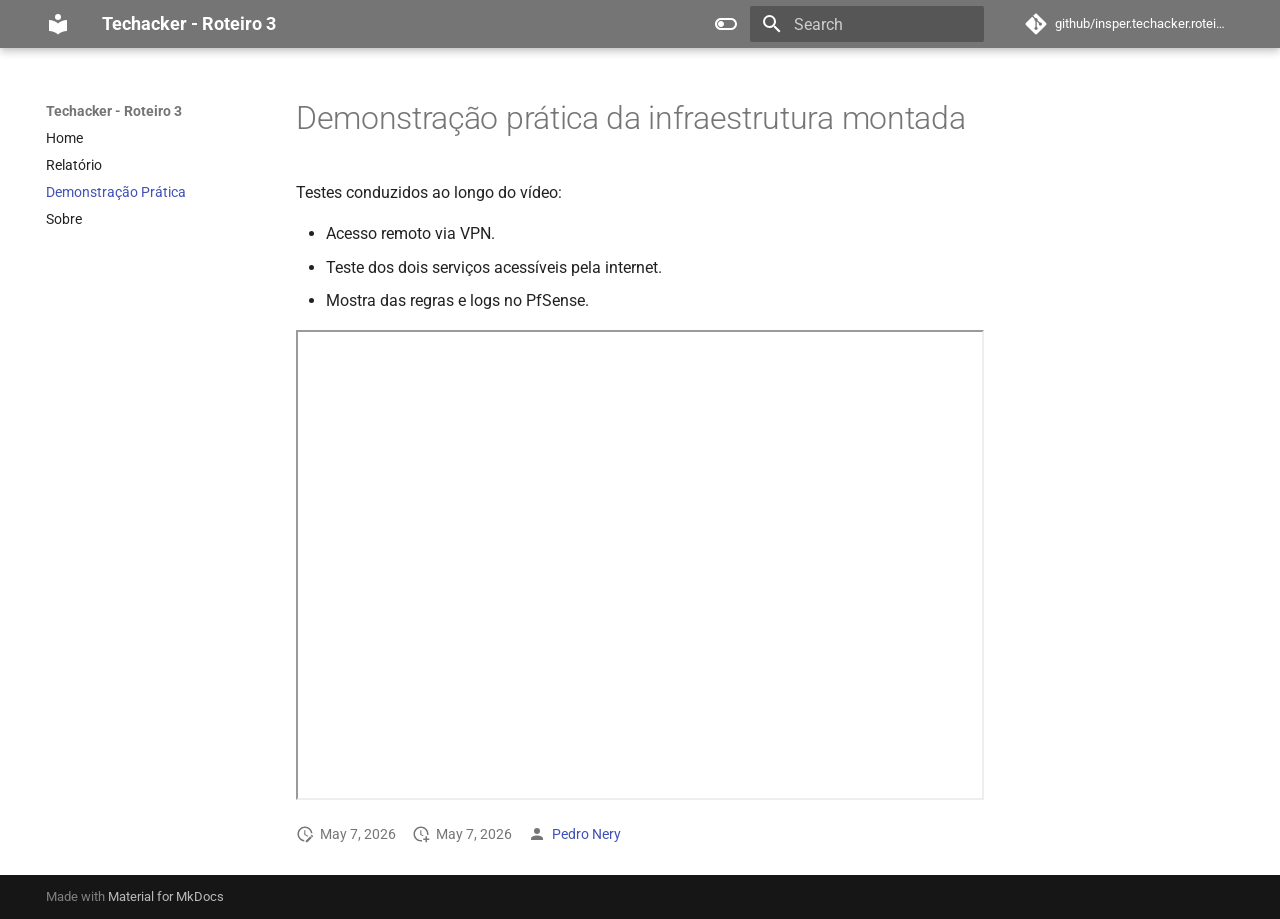
<file: demonstracao/index.html>
<!DOCTYPE html><html lang=en class=no-js><head><meta charset=utf-8><meta name=viewport content="width=device-width,initial-scale=1"><meta name=author content="Marcelo Poltronieri, Pedro Nery, Raymond Lisbona"><link href=https://pedronery07.github.io/insper.techacker.roteiro3/demonstracao/ rel=canonical><link href=../relatorio/ rel=prev><link href=../sobre/ rel=next><link rel=icon href=../assets/images/favicon.png><meta name=generator content="mkdocs-1.6.1, mkdocs-material-9.7.6"><title>Demonstração Prática - Techacker - Roteiro 3</title><link rel=stylesheet href=../assets/stylesheets/main.484c7ddc.min.css><link rel=stylesheet href=../assets/stylesheets/palette.ab4e12ef.min.css><style>:root{--md-admonition-icon--note:url('data:image/svg+xml;charset=utf-8,%3Csvg%20xmlns%3D%22http%3A//www.w3.org/2000/svg%22%20viewBox%3D%220%200%20448%20512%22%3E%3C%21--%21%20Font%20Awesome%20Free%207.1.0%20by%20%40fontawesome%20-%20https%3A//fontawesome.com%20License%20-%20https%3A//fontawesome.com/license/free%20%28Icons%3A%20CC%20BY%204.0%2C%20Fonts%3A%20SIL%20OFL%201.1%2C%20Code%3A%20MIT%20License%29%20Copyright%202025%20Fonticons%2C%20Inc.--%3E%3Cpath%20d%3D%22M64%20480c-35.3%200-64-28.7-64-64V96c0-35.3%2028.7-64%2064-64h320c35.3%200%2064%2028.7%2064%2064v213.5c0%2017-6.7%2033.3-18.7%2045.3L322.7%20461.3c-12%2012-28.3%2018.7-45.3%2018.7zm325.5-176H296c-13.3%200-24%2010.7-24%2024v93.5z%22/%3E%3C/svg%3E');--md-admonition-icon--abstract:url('data:image/svg+xml;charset=utf-8,%3Csvg%20xmlns%3D%22http%3A//www.w3.org/2000/svg%22%20viewBox%3D%220%200%20448%20512%22%3E%3C%21--%21%20Font%20Awesome%20Free%207.1.0%20by%20%40fontawesome%20-%20https%3A//fontawesome.com%20License%20-%20https%3A//fontawesome.com/license/free%20%28Icons%3A%20CC%20BY%204.0%2C%20Fonts%3A%20SIL%20OFL%201.1%2C%20Code%3A%20MIT%20License%29%20Copyright%202025%20Fonticons%2C%20Inc.--%3E%3Cpath%20d%3D%22M384%20512H96c-53%200-96-43-96-96V96C0%2043%2043%200%2096%200h304c26.5%200%2048%2021.5%2048%2048v288c0%2020.9-13.4%2038.7-32%2045.3V448c17.7%200%2032%2014.3%2032%2032s-14.3%2032-32%2032zM96%20384c-17.7%200-32%2014.3-32%2032s14.3%2032%2032%2032h256v-64zm32-232c0%2013.3%2010.7%2024%2024%2024h176c13.3%200%2024-10.7%2024-24s-10.7-24-24-24H152c-13.3%200-24%2010.7-24%2024m24%2072c-13.3%200-24%2010.7-24%2024s10.7%2024%2024%2024h176c13.3%200%2024-10.7%2024-24s-10.7-24-24-24z%22/%3E%3C/svg%3E');--md-admonition-icon--info:url('data:image/svg+xml;charset=utf-8,%3Csvg%20xmlns%3D%22http%3A//www.w3.org/2000/svg%22%20viewBox%3D%220%200%20512%20512%22%3E%3C%21--%21%20Font%20Awesome%20Free%207.1.0%20by%20%40fontawesome%20-%20https%3A//fontawesome.com%20License%20-%20https%3A//fontawesome.com/license/free%20%28Icons%3A%20CC%20BY%204.0%2C%20Fonts%3A%20SIL%20OFL%201.1%2C%20Code%3A%20MIT%20License%29%20Copyright%202025%20Fonticons%2C%20Inc.--%3E%3Cpath%20d%3D%22M256%20512a256%20256%200%201%200%200-512%20256%20256%200%201%200%200%20512m-32-352a32%2032%200%201%201%2064%200%2032%2032%200%201%201-64%200m-8%2064h48c13.3%200%2024%2010.7%2024%2024v88h8c13.3%200%2024%2010.7%2024%2024s-10.7%2024-24%2024h-80c-13.3%200-24-10.7-24-24s10.7-24%2024-24h24v-64h-24c-13.3%200-24-10.7-24-24s10.7-24%2024-24%22/%3E%3C/svg%3E');--md-admonition-icon--tip:url('data:image/svg+xml;charset=utf-8,%3Csvg%20xmlns%3D%22http%3A//www.w3.org/2000/svg%22%20viewBox%3D%220%200%20512%20512%22%3E%3C%21--%21%20Font%20Awesome%20Free%207.1.0%20by%20%40fontawesome%20-%20https%3A//fontawesome.com%20License%20-%20https%3A//fontawesome.com/license/free%20%28Icons%3A%20CC%20BY%204.0%2C%20Fonts%3A%20SIL%20OFL%201.1%2C%20Code%3A%20MIT%20License%29%20Copyright%202025%20Fonticons%2C%20Inc.--%3E%3Cpath%20d%3D%22M461.2%2018.9C472.7%2024%20480%2035.4%20480%2048v416c0%2012.6-7.3%2024-18.8%2029.1s-24.8%203.2-34.3-5.1l-46.6-40.7c-43.6-38.1-98.7-60.3-156.4-63V480c0%2017.7-14.3%2032-32%2032h-32c-17.7%200-32-14.3-32-32v-96C57.3%20384%200%20326.7%200%20256s57.3-128%20128-128h84.5c61.8-.2%20121.4-22.7%20167.9-63.3L427%2024c9.4-8.3%2022.9-10.2%2034.3-5.1zM224%20320v.2c70.3%202.7%20137.8%2028.5%20192%2073.4V118.3c-54.2%2044.9-121.7%2070.7-192%2073.4z%22/%3E%3C/svg%3E');--md-admonition-icon--success:url('data:image/svg+xml;charset=utf-8,%3Csvg%20xmlns%3D%22http%3A//www.w3.org/2000/svg%22%20viewBox%3D%220%200%20448%20512%22%3E%3C%21--%21%20Font%20Awesome%20Free%207.1.0%20by%20%40fontawesome%20-%20https%3A//fontawesome.com%20License%20-%20https%3A//fontawesome.com/license/free%20%28Icons%3A%20CC%20BY%204.0%2C%20Fonts%3A%20SIL%20OFL%201.1%2C%20Code%3A%20MIT%20License%29%20Copyright%202025%20Fonticons%2C%20Inc.--%3E%3Cpath%20d%3D%22M434.8%2070.1c14.3%2010.4%2017.5%2030.4%207.1%2044.7l-256%20352c-5.5%207.6-14%2012.3-23.4%2013.1s-18.5-2.7-25.1-9.3l-128-128c-12.5-12.5-12.5-32.8%200-45.3s32.8-12.5%2045.3%200l101.5%20101.5%20234-321.7c10.4-14.3%2030.4-17.5%2044.7-7.1z%22/%3E%3C/svg%3E');--md-admonition-icon--question:url('data:image/svg+xml;charset=utf-8,%3Csvg%20xmlns%3D%22http%3A//www.w3.org/2000/svg%22%20viewBox%3D%220%200%20512%20512%22%3E%3C%21--%21%20Font%20Awesome%20Free%207.1.0%20by%20%40fontawesome%20-%20https%3A//fontawesome.com%20License%20-%20https%3A//fontawesome.com/license/free%20%28Icons%3A%20CC%20BY%204.0%2C%20Fonts%3A%20SIL%20OFL%201.1%2C%20Code%3A%20MIT%20License%29%20Copyright%202025%20Fonticons%2C%20Inc.--%3E%3Cpath%20d%3D%22M256%20512a256%20256%200%201%200%200-512%20256%20256%200%201%200%200%20512m0-336c-17.7%200-32%2014.3-32%2032%200%2013.3-10.7%2024-24%2024s-24-10.7-24-24c0-44.2%2035.8-80%2080-80s80%2035.8%2080%2080c0%2047.2-36%2067.2-56%2074.5v3.8c0%2013.3-10.7%2024-24%2024s-24-10.7-24-24v-8.1c0-20.5%2014.8-35.2%2030.1-40.2%206.4-2.1%2013.2-5.5%2018.2-10.3%204.3-4.2%207.7-10%207.7-19.6%200-17.7-14.3-32-32-32zm-32%20192a32%2032%200%201%201%2064%200%2032%2032%200%201%201-64%200%22/%3E%3C/svg%3E');--md-admonition-icon--warning:url('data:image/svg+xml;charset=utf-8,%3Csvg%20xmlns%3D%22http%3A//www.w3.org/2000/svg%22%20viewBox%3D%220%200%20512%20512%22%3E%3C%21--%21%20Font%20Awesome%20Free%207.1.0%20by%20%40fontawesome%20-%20https%3A//fontawesome.com%20License%20-%20https%3A//fontawesome.com/license/free%20%28Icons%3A%20CC%20BY%204.0%2C%20Fonts%3A%20SIL%20OFL%201.1%2C%20Code%3A%20MIT%20License%29%20Copyright%202025%20Fonticons%2C%20Inc.--%3E%3Cpath%20d%3D%22M256%200c14.7%200%2028.2%208.1%2035.2%2021l216%20400c6.7%2012.4%206.4%2027.4-.8%2039.5S486.1%20480%20472%20480H40c-14.1%200-27.2-7.4-34.4-19.5s-7.5-27.1-.8-39.5l216-400c7-12.9%2020.5-21%2035.2-21m0%20352a32%2032%200%201%200%200%2064%2032%2032%200%201%200%200-64m0-192c-18.2%200-32.7%2015.5-31.4%2033.7l7.4%20104c.9%2012.5%2011.4%2022.3%2023.9%2022.3%2012.6%200%2023-9.7%2023.9-22.3l7.4-104c1.3-18.2-13.1-33.7-31.4-33.7z%22/%3E%3C/svg%3E');--md-admonition-icon--failure:url('data:image/svg+xml;charset=utf-8,%3Csvg%20xmlns%3D%22http%3A//www.w3.org/2000/svg%22%20viewBox%3D%220%200%20576%20512%22%3E%3C%21--%21%20Font%20Awesome%20Free%207.1.0%20by%20%40fontawesome%20-%20https%3A//fontawesome.com%20License%20-%20https%3A//fontawesome.com/license/free%20%28Icons%3A%20CC%20BY%204.0%2C%20Fonts%3A%20SIL%20OFL%201.1%2C%20Code%3A%20MIT%20License%29%20Copyright%202025%20Fonticons%2C%20Inc.--%3E%3Cpath%20d%3D%22M480-16c6.9%200%2013%204.4%2015.2%2010.9l13.5%2040.4%2040.4%2013.5C555.6%2051%20560%2057.1%20560%2064s-4.4%2013-10.9%2015.2l-40.4%2013.5-13.5%2040.4c-2.2%206.5-8.3%2010.9-15.2%2010.9s-13-4.4-15.2-10.9l-13.5-40.4-40.4-13.5C404.4%2077%20400%2070.9%20400%2064s4.4-13%2010.9-15.2l40.4-13.5%2013.5-40.4C467-11.6%20473.1-16%20480-16M321.4%2097.4c12.5-12.5%2032.8-12.5%2045.3%200l80%2080c12.5%2012.5%2012.5%2032.8%200%2045.3l-10.9%2010.9c7.9%2022%2012.2%2045.7%2012.2%2070.5%200%20114.9-93.1%20208-208%20208S32%20418.9%2032%20304%20125.1%2096%20240%2096c24.7%200%2048.5%204.3%2070.5%2012.3zM144%20304c0-53%2043-96%2096-96%2013.3%200%2024-10.7%2024-24s-10.7-24-24-24c-79.5%200-144%2064.5-144%20144%200%2013.3%2010.7%2024%2024%2024s24-10.7%2024-24%22/%3E%3C/svg%3E');--md-admonition-icon--danger:url('data:image/svg+xml;charset=utf-8,%3Csvg%20xmlns%3D%22http%3A//www.w3.org/2000/svg%22%20viewBox%3D%220%200%20512%20512%22%3E%3C%21--%21%20Font%20Awesome%20Free%207.1.0%20by%20%40fontawesome%20-%20https%3A//fontawesome.com%20License%20-%20https%3A//fontawesome.com/license/free%20%28Icons%3A%20CC%20BY%204.0%2C%20Fonts%3A%20SIL%20OFL%201.1%2C%20Code%3A%20MIT%20License%29%20Copyright%202025%20Fonticons%2C%20Inc.--%3E%3Cpath%20d%3D%22M416%20427.4c58.5-44%2096-111.6%2096-187.4C512%20107.5%20397.4%200%20256%200S0%20107.5%200%20240c0%2075.8%2037.5%20143.4%2096%20187.4V464c0%2026.5%2021.5%2048%2048%2048h32v-40c0-13.3%2010.7-24%2024-24s24%2010.7%2024%2024v40h64v-40c0-13.3%2010.7-24%2024-24s24%2010.7%2024%2024v40h32c26.5%200%2048-21.5%2048-48zM96%20256a64%2064%200%201%201%20128%200%2064%2064%200%201%201-128%200m256-64a64%2064%200%201%201%200%20128%2064%2064%200%201%201%200-128%22/%3E%3C/svg%3E');--md-admonition-icon--bug:url('data:image/svg+xml;charset=utf-8,%3Csvg%20xmlns%3D%22http%3A//www.w3.org/2000/svg%22%20viewBox%3D%220%200%20640%20512%22%3E%3C%21--%21%20Font%20Awesome%20Free%207.1.0%20by%20%40fontawesome%20-%20https%3A//fontawesome.com%20License%20-%20https%3A//fontawesome.com/license/free%20%28Icons%3A%20CC%20BY%204.0%2C%20Fonts%3A%20SIL%20OFL%201.1%2C%20Code%3A%20MIT%20License%29%20Copyright%202025%20Fonticons%2C%20Inc.--%3E%3Cpath%20d%3D%22M352%200c0-17.7-14.3-32-32-32s-32%2014.3-32%2032v64h-96c-53%200-96%2043-96%2096v224c0%2053%2043%2096%2096%2096h256c53%200%2096-43%2096-96V160c0-53-43-96-96-96h-96zM160%20368c0-13.3%2010.7-24%2024-24h32c13.3%200%2024%2010.7%2024%2024s-10.7%2024-24%2024h-32c-13.3%200-24-10.7-24-24m120%200c0-13.3%2010.7-24%2024-24h32c13.3%200%2024%2010.7%2024%2024s-10.7%2024-24%2024h-32c-13.3%200-24-10.7-24-24m120%200c0-13.3%2010.7-24%2024-24h32c13.3%200%2024%2010.7%2024%2024s-10.7%2024-24%2024h-32c-13.3%200-24-10.7-24-24M224%20176a48%2048%200%201%201%200%2096%2048%2048%200%201%201%200-96m144%2048a48%2048%200%201%201%2096%200%2048%2048%200%201%201-96%200m-304%200c0-17.7-14.3-32-32-32S0%20206.3%200%20224v96c0%2017.7%2014.3%2032%2032%2032s32-14.3%2032-32zm544-32c-17.7%200-32%2014.3-32%2032v96c0%2017.7%2014.3%2032%2032%2032s32-14.3%2032-32v-96c0-17.7-14.3-32-32-32%22/%3E%3C/svg%3E');--md-admonition-icon--example:url('data:image/svg+xml;charset=utf-8,%3Csvg%20xmlns%3D%22http%3A//www.w3.org/2000/svg%22%20viewBox%3D%220%200%20448%20512%22%3E%3C%21--%21%20Font%20Awesome%20Free%207.1.0%20by%20%40fontawesome%20-%20https%3A//fontawesome.com%20License%20-%20https%3A//fontawesome.com/license/free%20%28Icons%3A%20CC%20BY%204.0%2C%20Fonts%3A%20SIL%20OFL%201.1%2C%20Code%3A%20MIT%20License%29%20Copyright%202025%20Fonticons%2C%20Inc.--%3E%3Cpath%20d%3D%22M288%200H128c-17.7%200-32%2014.3-32%2032s14.3%2032%2032%2032v151.5L7.5%20426.3C2.6%20435%200%20444.7%200%20454.7%200%20486.4%2025.6%20512%2057.3%20512h333.4c31.6%200%2057.3-25.6%2057.3-57.3%200-10-2.6-19.8-7.5-28.4L320%20215.5V64c17.7%200%2032-14.3%2032-32S337.7%200%20320%200zm-96%20215.5V64h64v151.5c0%2011.1%202.9%2022.1%208.4%2031.8L306%20320H142l41.6-72.7c5.5-9.7%208.4-20.6%208.4-31.8%22/%3E%3C/svg%3E');--md-admonition-icon--quote:url('data:image/svg+xml;charset=utf-8,%3Csvg%20xmlns%3D%22http%3A//www.w3.org/2000/svg%22%20viewBox%3D%220%200%20448%20512%22%3E%3C%21--%21%20Font%20Awesome%20Free%207.1.0%20by%20%40fontawesome%20-%20https%3A//fontawesome.com%20License%20-%20https%3A//fontawesome.com/license/free%20%28Icons%3A%20CC%20BY%204.0%2C%20Fonts%3A%20SIL%20OFL%201.1%2C%20Code%3A%20MIT%20License%29%20Copyright%202025%20Fonticons%2C%20Inc.--%3E%3Cpath%20d%3D%22M0%20216C0%20149.7%2053.7%2096%20120%2096h8c17.7%200%2032%2014.3%2032%2032s-14.3%2032-32%2032h-8c-30.9%200-56%2025.1-56%2056v8h64c35.3%200%2064%2028.7%2064%2064v64c0%2035.3-28.7%2064-64%2064H64c-35.3%200-64-28.7-64-64zm256%200c0-66.3%2053.7-120%20120-120h8c17.7%200%2032%2014.3%2032%2032s-14.3%2032-32%2032h-8c-30.9%200-56%2025.1-56%2056v8h64c35.3%200%2064%2028.7%2064%2064v64c0%2035.3-28.7%2064-64%2064h-64c-35.3%200-64-28.7-64-64z%22/%3E%3C/svg%3E');}</style><link rel=preconnect href=https://fonts.gstatic.com crossorigin><link rel=stylesheet href="https://fonts.googleapis.com/css?family=Roboto:300,300i,400,400i,700,700i%7CRoboto+Mono:400,400i,700,700i&display=fallback"><style>:root{--md-text-font:"Roboto";--md-code-font:"Roboto Mono"}</style><link rel=stylesheet href=../assets/_markdown_exec_pyodide.css><link rel=stylesheet href=../assets/_markdown_exec_ansi.css><link rel=stylesheet href=../stylesheets/extra.css><link rel=stylesheet href=../assets/stylesheets/badge.css><link rel=stylesheet href=../termynal.css><script>__md_scope=new URL("..",location),__md_hash=e=>[...e].reduce(((e,_)=>(e<<5)-e+_.charCodeAt(0)),0),__md_get=(e,_=localStorage,t=__md_scope)=>JSON.parse(_.getItem(t.pathname+"."+e)),__md_set=(e,_,t=localStorage,a=__md_scope)=>{try{t.setItem(a.pathname+"."+e,JSON.stringify(_))}catch(e){}}</script><link href=../assets/stylesheets/glightbox.min.css rel=stylesheet><script src=../assets/javascripts/glightbox.min.js></script><style id=glightbox-style>
            html.glightbox-open { overflow: initial; height: 100%; }
            .gslide-title { margin-top: 0px; user-select: text; }
            .gslide-desc { color: #666; user-select: text; }
            .gslide-image img { background: white; }
            .gscrollbar-fixer { padding-right: 15px; }
            .gdesc-inner { font-size: 0.75rem; }
            body[data-md-color-scheme="slate"] .gdesc-inner { background: var(--md-default-bg-color); }
            body[data-md-color-scheme="slate"] .gslide-title { color: var(--md-default-fg-color); }
            body[data-md-color-scheme="slate"] .gslide-desc { color: var(--md-default-fg-color); }
        </style></head> <body dir=ltr data-md-color-scheme=default data-md-color-primary=grey data-md-color-accent=indigo> <input class=md-toggle data-md-toggle=drawer type=checkbox id=__drawer autocomplete=off> <input class=md-toggle data-md-toggle=search type=checkbox id=__search autocomplete=off> <label class=md-overlay for=__drawer></label> <div data-md-component=skip> <a href=#demonstracao-pratica-da-infraestrutura-montada class=md-skip> Skip to content </a> </div> <div data-md-component=announce> </div> <header class="md-header md-header--shadow" data-md-component=header> <nav class="md-header__inner md-grid" aria-label=Header> <a href=.. title="Techacker - Roteiro 3" class="md-header__button md-logo" aria-label="Techacker - Roteiro 3" data-md-component=logo> <svg xmlns=http://www.w3.org/2000/svg viewbox="0 0 24 24"><path d="M12 8a3 3 0 0 0 3-3 3 3 0 0 0-3-3 3 3 0 0 0-3 3 3 3 0 0 0 3 3m0 3.54C9.64 9.35 6.5 8 3 8v11c3.5 0 6.64 1.35 9 3.54 2.36-2.19 5.5-3.54 9-3.54V8c-3.5 0-6.64 1.35-9 3.54"></path></svg> </a> <label class="md-header__button md-icon" for=__drawer> <svg xmlns=http://www.w3.org/2000/svg viewbox="0 0 24 24"><path d="M3 6h18v2H3zm0 5h18v2H3zm0 5h18v2H3z"></path></svg> </label> <div class=md-header__title data-md-component=header-title> <div class=md-header__ellipsis> <div class=md-header__topic> <span class=md-ellipsis> Techacker - Roteiro 3 </span> </div> <div class=md-header__topic data-md-component=header-topic> <span class=md-ellipsis> Demonstração Prática </span> </div> </div> </div> <form class=md-header__option data-md-component=palette> <input class=md-option data-md-color-media data-md-color-scheme=default data-md-color-primary=grey data-md-color-accent=indigo aria-label="Switch to dark mode" type=radio name=__palette id=__palette_0> <label class="md-header__button md-icon" title="Switch to dark mode" for=__palette_1 hidden> <svg xmlns=http://www.w3.org/2000/svg viewbox="0 0 24 24"><path d="M17 6H7c-3.31 0-6 2.69-6 6s2.69 6 6 6h10c3.31 0 6-2.69 6-6s-2.69-6-6-6m0 10H7c-2.21 0-4-1.79-4-4s1.79-4 4-4h10c2.21 0 4 1.79 4 4s-1.79 4-4 4M7 9c-1.66 0-3 1.34-3 3s1.34 3 3 3 3-1.34 3-3-1.34-3-3-3"></path></svg> </label> <input class=md-option data-md-color-media=(prefers-color-scheme) data-md-color-scheme=default data-md-color-primary=grey data-md-color-accent=indigo aria-label="Switch to light mode" type=radio name=__palette id=__palette_1> <label class="md-header__button md-icon" title="Switch to light mode" for=__palette_2 hidden> <svg xmlns=http://www.w3.org/2000/svg viewbox="0 0 24 24"><path d="M17 7H7a5 5 0 0 0-5 5 5 5 0 0 0 5 5h10a5 5 0 0 0 5-5 5 5 0 0 0-5-5m0 8a3 3 0 0 1-3-3 3 3 0 0 1 3-3 3 3 0 0 1 3 3 3 3 0 0 1-3 3"></path></svg> </label> <input class=md-option data-md-color-media="(prefers-color-scheme: light)" data-md-color-scheme=default data-md-color-primary=grey data-md-color-accent=indigo aria-label="Switch to dark mode" type=radio name=__palette id=__palette_2> <label class="md-header__button md-icon" title="Switch to dark mode" for=__palette_3 hidden> <svg xmlns=http://www.w3.org/2000/svg viewbox="0 0 24 24"><path d="M17 6H7c-3.31 0-6 2.69-6 6s2.69 6 6 6h10c3.31 0 6-2.69 6-6s-2.69-6-6-6m0 10H7c-2.21 0-4-1.79-4-4s1.79-4 4-4h10c2.21 0 4 1.79 4 4s-1.79 4-4 4M7 9c-1.66 0-3 1.34-3 3s1.34 3 3 3 3-1.34 3-3-1.34-3-3-3"></path></svg> </label> <input class=md-option data-md-color-media="(prefers-color-scheme: dark)" data-md-color-scheme=slate data-md-color-primary=grey data-md-color-accent=indigo aria-label="Switch to system preference" type=radio name=__palette id=__palette_3> <label class="md-header__button md-icon" title="Switch to system preference" for=__palette_0 hidden> <svg xmlns=http://www.w3.org/2000/svg viewbox="0 0 24 24"><path d="M17 7H7a5 5 0 0 0-5 5 5 5 0 0 0 5 5h10a5 5 0 0 0 5-5 5 5 0 0 0-5-5m0 8a3 3 0 0 1-3-3 3 3 0 0 1 3-3 3 3 0 0 1 3 3 3 3 0 0 1-3 3"></path></svg> </label> </form> <script>var palette=__md_get("__palette");if(palette&&palette.color){if("(prefers-color-scheme)"===palette.color.media){var media=matchMedia("(prefers-color-scheme: light)"),input=document.querySelector(media.matches?"[data-md-color-media='(prefers-color-scheme: light)']":"[data-md-color-media='(prefers-color-scheme: dark)']");palette.color.media=input.getAttribute("data-md-color-media"),palette.color.scheme=input.getAttribute("data-md-color-scheme"),palette.color.primary=input.getAttribute("data-md-color-primary"),palette.color.accent=input.getAttribute("data-md-color-accent")}for(var[key,value]of Object.entries(palette.color))document.body.setAttribute("data-md-color-"+key,value)}</script> <label class="md-header__button md-icon" for=__search> <svg xmlns=http://www.w3.org/2000/svg viewbox="0 0 24 24"><path d="M9.5 3A6.5 6.5 0 0 1 16 9.5c0 1.61-.59 3.09-1.56 4.23l.27.27h.79l5 5-1.5 1.5-5-5v-.79l-.27-.27A6.52 6.52 0 0 1 9.5 16 6.5 6.5 0 0 1 3 9.5 6.5 6.5 0 0 1 9.5 3m0 2C7 5 5 7 5 9.5S7 14 9.5 14 14 12 14 9.5 12 5 9.5 5"></path></svg> </label> <div class=md-search data-md-component=search role=dialog> <label class=md-search__overlay for=__search></label> <div class=md-search__inner role=search> <form class=md-search__form name=search> <input type=text class=md-search__input name=query aria-label=Search placeholder=Search autocapitalize=off autocorrect=off autocomplete=off spellcheck=false data-md-component=search-query required> <label class="md-search__icon md-icon" for=__search> <svg xmlns=http://www.w3.org/2000/svg viewbox="0 0 24 24"><path d="M9.5 3A6.5 6.5 0 0 1 16 9.5c0 1.61-.59 3.09-1.56 4.23l.27.27h.79l5 5-1.5 1.5-5-5v-.79l-.27-.27A6.52 6.52 0 0 1 9.5 16 6.5 6.5 0 0 1 3 9.5 6.5 6.5 0 0 1 9.5 3m0 2C7 5 5 7 5 9.5S7 14 9.5 14 14 12 14 9.5 12 5 9.5 5"></path></svg> <svg xmlns=http://www.w3.org/2000/svg viewbox="0 0 24 24"><path d="M20 11v2H8l5.5 5.5-1.42 1.42L4.16 12l7.92-7.92L13.5 5.5 8 11z"></path></svg> </label> <nav class=md-search__options aria-label=Search> <button type=reset class="md-search__icon md-icon" title=Clear aria-label=Clear tabindex=-1> <svg xmlns=http://www.w3.org/2000/svg viewbox="0 0 24 24"><path d="M19 6.41 17.59 5 12 10.59 6.41 5 5 6.41 10.59 12 5 17.59 6.41 19 12 13.41 17.59 19 19 17.59 13.41 12z"></path></svg> </button> </nav> </form> <div class=md-search__output> <div class=md-search__scrollwrap tabindex=0 data-md-scrollfix> <div class=md-search-result data-md-component=search-result> <div class=md-search-result__meta> Initializing search </div> <ol class=md-search-result__list role=presentation></ol> </div> </div> </div> </div> </div> <div class=md-header__source> <a href=https://github.com/pedronery07/insper.techacker.roteiro3 title="Go to repository" class=md-source data-md-component=source> <div class="md-source__icon md-icon"> <svg xmlns=http://www.w3.org/2000/svg viewbox="0 0 448 512"><!-- Font Awesome Free 7.1.0 by @fontawesome - https://fontawesome.com License - https://fontawesome.com/license/free (Icons: CC BY 4.0, Fonts: SIL OFL 1.1, Code: MIT License) Copyright 2025 Fonticons, Inc.--><path d="M439.6 236.1 244 40.5c-5.4-5.5-12.8-8.5-20.4-8.5s-15 3-20.4 8.4L162.5 81l51.5 51.5c27.1-9.1 52.7 16.8 43.4 43.7l49.7 49.7c34.2-11.8 61.2 31 35.5 56.7-26.5 26.5-70.2-2.9-56-37.3L240.3 199v121.9c25.3 12.5 22.3 41.8 9.1 55-6.4 6.4-15.2 10.1-24.3 10.1s-17.8-3.6-24.3-10.1c-17.6-17.6-11.1-46.9 11.2-56v-123c-20.8-8.5-24.6-30.7-18.6-45L142.6 101 8.5 235.1C3 240.6 0 247.9 0 255.5s3 15 8.5 20.4l195.6 195.7c5.4 5.4 12.7 8.4 20.4 8.4s15-3 20.4-8.4l194.7-194.7c5.4-5.4 8.4-12.8 8.4-20.4s-3-15-8.4-20.4"></path></svg> </div> <div class=md-source__repository> github/insper.techacker.roteiro3 </div> </a> </div> </nav> </header> <div class=md-container data-md-component=container> <main class=md-main data-md-component=main> <div class="md-main__inner md-grid"> <div class="md-sidebar md-sidebar--primary" data-md-component=sidebar data-md-type=navigation> <div class=md-sidebar__scrollwrap> <div class=md-sidebar__inner> <nav class="md-nav md-nav--primary" aria-label=Navigation data-md-level=0> <label class=md-nav__title for=__drawer> <a href=.. title="Techacker - Roteiro 3" class="md-nav__button md-logo" aria-label="Techacker - Roteiro 3" data-md-component=logo> <svg xmlns=http://www.w3.org/2000/svg viewbox="0 0 24 24"><path d="M12 8a3 3 0 0 0 3-3 3 3 0 0 0-3-3 3 3 0 0 0-3 3 3 3 0 0 0 3 3m0 3.54C9.64 9.35 6.5 8 3 8v11c3.5 0 6.64 1.35 9 3.54 2.36-2.19 5.5-3.54 9-3.54V8c-3.5 0-6.64 1.35-9 3.54"></path></svg> </a> Techacker - Roteiro 3 </label> <div class=md-nav__source> <a href=https://github.com/pedronery07/insper.techacker.roteiro3 title="Go to repository" class=md-source data-md-component=source> <div class="md-source__icon md-icon"> <svg xmlns=http://www.w3.org/2000/svg viewbox="0 0 448 512"><!-- Font Awesome Free 7.1.0 by @fontawesome - https://fontawesome.com License - https://fontawesome.com/license/free (Icons: CC BY 4.0, Fonts: SIL OFL 1.1, Code: MIT License) Copyright 2025 Fonticons, Inc.--><path d="M439.6 236.1 244 40.5c-5.4-5.5-12.8-8.5-20.4-8.5s-15 3-20.4 8.4L162.5 81l51.5 51.5c27.1-9.1 52.7 16.8 43.4 43.7l49.7 49.7c34.2-11.8 61.2 31 35.5 56.7-26.5 26.5-70.2-2.9-56-37.3L240.3 199v121.9c25.3 12.5 22.3 41.8 9.1 55-6.4 6.4-15.2 10.1-24.3 10.1s-17.8-3.6-24.3-10.1c-17.6-17.6-11.1-46.9 11.2-56v-123c-20.8-8.5-24.6-30.7-18.6-45L142.6 101 8.5 235.1C3 240.6 0 247.9 0 255.5s3 15 8.5 20.4l195.6 195.7c5.4 5.4 12.7 8.4 20.4 8.4s15-3 20.4-8.4l194.7-194.7c5.4-5.4 8.4-12.8 8.4-20.4s-3-15-8.4-20.4"></path></svg> </div> <div class=md-source__repository> github/insper.techacker.roteiro3 </div> </a> </div> <ul class=md-nav__list data-md-scrollfix> <li class=md-nav__item> <a href=.. class=md-nav__link> <span class=md-ellipsis> Home </span> </a> </li> <li class=md-nav__item> <a href=../relatorio/ class=md-nav__link> <span class=md-ellipsis> Relatório </span> </a> </li> <li class="md-nav__item md-nav__item--active"> <input class="md-nav__toggle md-toggle" type=checkbox id=__toc> <a href=./ class="md-nav__link md-nav__link--active"> <span class=md-ellipsis> Demonstração Prática </span> </a> </li> <li class=md-nav__item> <a href=../sobre/ class=md-nav__link> <span class=md-ellipsis> Sobre </span> </a> </li> </ul> </nav> </div> </div> </div> <div class="md-sidebar md-sidebar--secondary" data-md-component=sidebar data-md-type=toc> <div class=md-sidebar__scrollwrap> <div class=md-sidebar__inner> <nav class="md-nav md-nav--secondary" aria-label="Table of contents"> </nav> </div> </div> </div> <div class=md-content data-md-component=content> <article class="md-content__inner md-typeset"> <h1 id=demonstracao-pratica-da-infraestrutura-montada>Demonstração prática da infraestrutura montada</h1> <p>Testes conduzidos ao longo do vídeo:</p> <ul> <li>Acesso remoto via VPN.</li> <li>Teste dos dois serviços acessíveis pela internet.</li> <li>Mostra das regras e logs no PfSense.</li> </ul> <iframe width=100% height=470 src=https://www.youtube.com/embed/hfo2kTmSGdI allowfullscreen></iframe> <aside class=md-source-file> <span class=md-source-file__fact> <span class=md-icon title="Last update"> <svg xmlns=http://www.w3.org/2000/svg viewbox="0 0 24 24"><path d="M21 13.1c-.1 0-.3.1-.4.2l-1 1 2.1 2.1 1-1c.2-.2.2-.6 0-.8l-1.3-1.3c-.1-.1-.2-.2-.4-.2m-1.9 1.8-6.1 6V23h2.1l6.1-6.1zM12.5 7v5.2l4 2.4-1 1L11 13V7zM11 21.9c-5.1-.5-9-4.8-9-9.9C2 6.5 6.5 2 12 2c5.3 0 9.6 4.1 10 9.3-.3-.1-.6-.2-1-.2s-.7.1-1 .2C19.6 7.2 16.2 4 12 4c-4.4 0-8 3.6-8 8 0 4.1 3.1 7.5 7.1 7.9l-.1.2z"></path></svg> </span> <span class="git-revision-date-localized-plugin git-revision-date-localized-plugin-date" title="May 7, 2026 16:26:47 UTC">May 7, 2026</span> </span> <span class=md-source-file__fact> <span class=md-icon title=Created> <svg xmlns=http://www.w3.org/2000/svg viewbox="0 0 24 24"><path d="M14.47 15.08 11 13V7h1.5v5.25l3.08 1.83c-.41.28-.79.62-1.11 1m-1.39 4.84c-.36.05-.71.08-1.08.08-4.42 0-8-3.58-8-8s3.58-8 8-8 8 3.58 8 8c0 .37-.03.72-.08 1.08.69.1 1.33.32 1.92.64.1-.56.16-1.13.16-1.72 0-5.5-4.5-10-10-10S2 6.5 2 12s4.47 10 10 10c.59 0 1.16-.06 1.72-.16-.32-.59-.54-1.23-.64-1.92M18 15v3h-3v2h3v3h2v-3h3v-2h-3v-3z"></path></svg> </span> <span class="git-revision-date-localized-plugin git-revision-date-localized-plugin-date" title="May 7, 2026 16:26:47 UTC">May 7, 2026</span> </span> <span class=md-source-file__fact> <span class=md-icon title=Contributors> <svg xmlns=http://www.w3.org/2000/svg viewbox="0 0 24 24"><path d="M12 4a4 4 0 0 1 4 4 4 4 0 0 1-4 4 4 4 0 0 1-4-4 4 4 0 0 1 4-4m0 10c4.42 0 8 1.79 8 4v2H4v-2c0-2.21 3.58-4 8-4"></path></svg> </span> <nav> <a href=mailto:pedronas1201@gmail.com>Pedro Nery</a> </nav> </span> </aside> </article> </div> <script>var target=document.getElementById(location.hash.slice(1));target&&target.name&&(target.checked=target.name.startsWith("__tabbed_"))</script> </div> <button type=button class="md-top md-icon" data-md-component=top hidden> <svg xmlns=http://www.w3.org/2000/svg viewbox="0 0 24 24"><path d="M13 20h-2V8l-5.5 5.5-1.42-1.42L12 4.16l7.92 7.92-1.42 1.42L13 8z"></path></svg> Back to top </button> </main> <footer class=md-footer> <div class="md-footer-meta md-typeset"> <div class="md-footer-meta__inner md-grid"> <div class=md-copyright> Made with <a href=https://squidfunk.github.io/mkdocs-material/ target=_blank rel=noopener> Material for MkDocs </a> </div> </div> </div> </footer> </div> <div class=md-dialog data-md-component=dialog> <div class="md-dialog__inner md-typeset"></div> </div> <div class=md-progress data-md-component=progress role=progressbar></div> <script id=__config type=application/json>{"annotate": null, "base": "..", "features": ["content.code.copy", "content.code.select", "content.code.annotate", "content.tooltips", "navigation.instant", "navigation.instant.progress", "navigation.top", "navigation.path", "navigation.tracking", "navigation.expand"], "search": "../assets/javascripts/workers/search.2c215733.min.js", "tags": null, "translations": {"clipboard.copied": "Copied to clipboard", "clipboard.copy": "Copy to clipboard", "search.result.more.one": "1 more on this page", "search.result.more.other": "# more on this page", "search.result.none": "No matching documents", "search.result.one": "1 matching document", "search.result.other": "# matching documents", "search.result.placeholder": "Type to start searching", "search.result.term.missing": "Missing", "select.version": "Select version"}, "version": null}</script> <script src=../assets/javascripts/bundle.79ae519e.min.js></script> <script src=../assets/_markdown_exec_pyodide.js></script> <script src=../assets/javascripts/badge.js async></script> <script src=../termynal.js></script> <script id=init-glightbox>const lightbox = GLightbox({"touchNavigation": true, "loop": false, "zoomable": true, "draggable": true, "openEffect": "zoom", "closeEffect": "zoom", "slideEffect": "slide"});
document$.subscribe(()=>{ lightbox.reload(); });
</script></body></html>
</file>
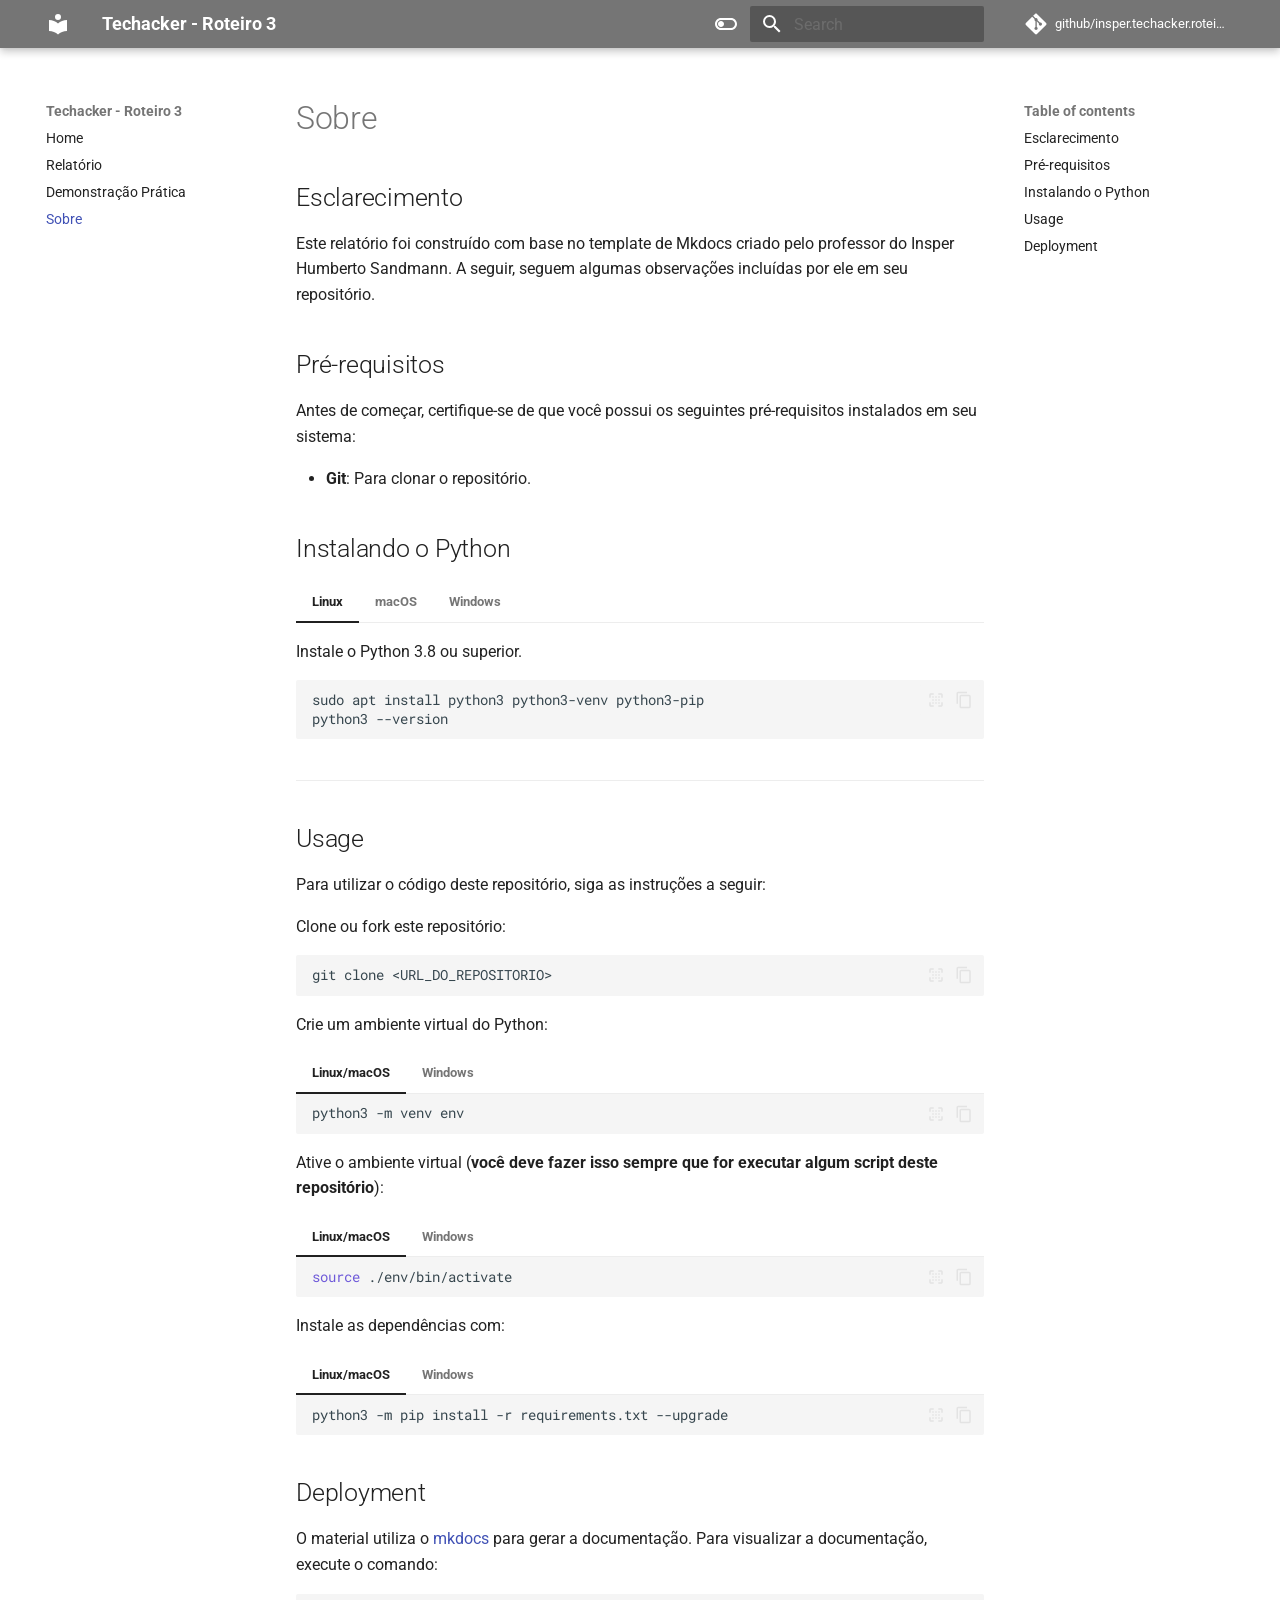
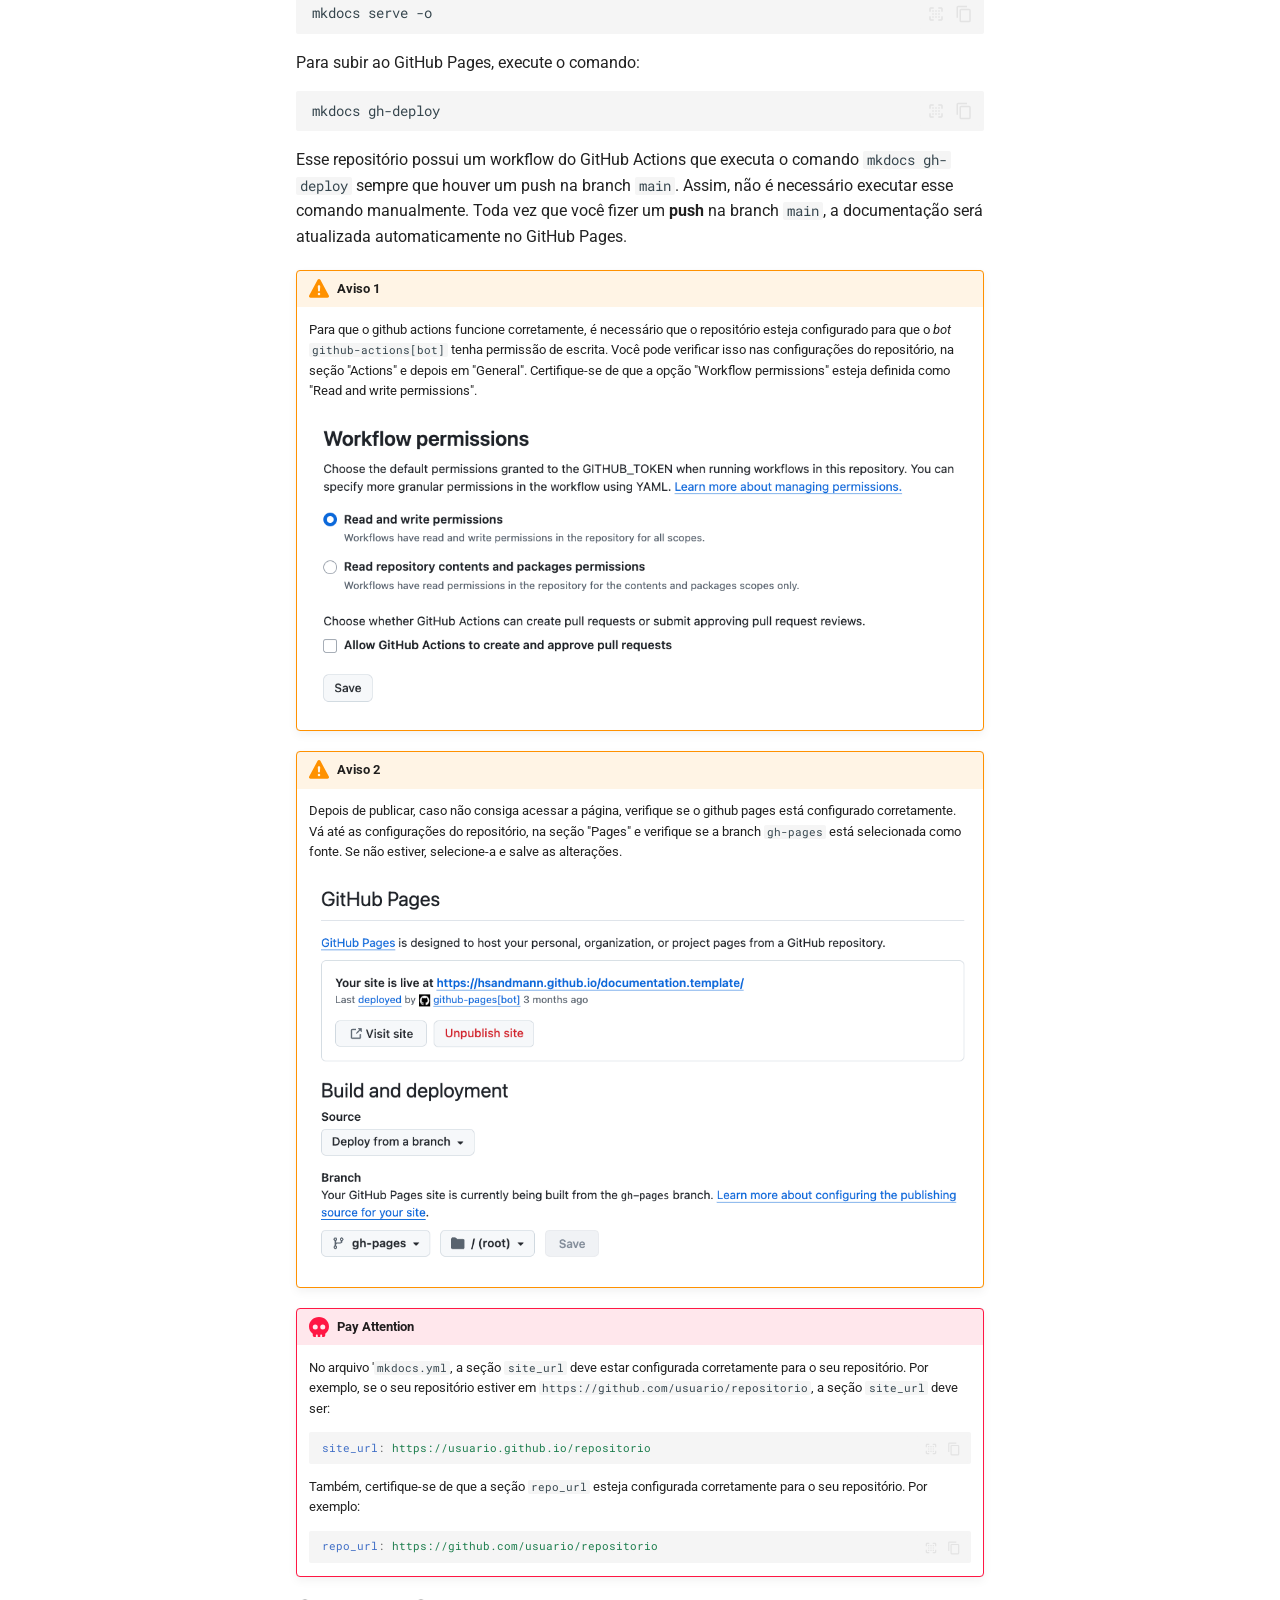
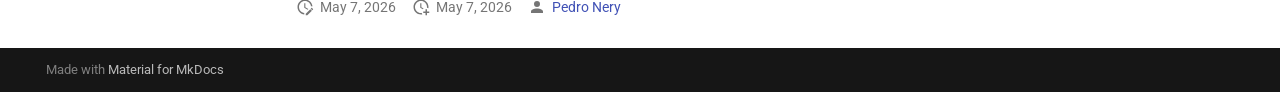
<file: sobre/index.html>
<!DOCTYPE html><html lang=en class=no-js><head><meta charset=utf-8><meta name=viewport content="width=device-width,initial-scale=1"><meta name=author content="Marcelo Poltronieri, Pedro Nery, Raymond Lisbona"><link href=https://pedronery07.github.io/insper.techacker.roteiro3/sobre/ rel=canonical><link href=../demonstracao/ rel=prev><link rel=icon href=../assets/images/favicon.png><meta name=generator content="mkdocs-1.6.1, mkdocs-material-9.7.6"><title>Sobre - Techacker - Roteiro 3</title><link rel=stylesheet href=../assets/stylesheets/main.484c7ddc.min.css><link rel=stylesheet href=../assets/stylesheets/palette.ab4e12ef.min.css><style>:root{--md-admonition-icon--note:url('data:image/svg+xml;charset=utf-8,%3Csvg%20xmlns%3D%22http%3A//www.w3.org/2000/svg%22%20viewBox%3D%220%200%20448%20512%22%3E%3C%21--%21%20Font%20Awesome%20Free%207.1.0%20by%20%40fontawesome%20-%20https%3A//fontawesome.com%20License%20-%20https%3A//fontawesome.com/license/free%20%28Icons%3A%20CC%20BY%204.0%2C%20Fonts%3A%20SIL%20OFL%201.1%2C%20Code%3A%20MIT%20License%29%20Copyright%202025%20Fonticons%2C%20Inc.--%3E%3Cpath%20d%3D%22M64%20480c-35.3%200-64-28.7-64-64V96c0-35.3%2028.7-64%2064-64h320c35.3%200%2064%2028.7%2064%2064v213.5c0%2017-6.7%2033.3-18.7%2045.3L322.7%20461.3c-12%2012-28.3%2018.7-45.3%2018.7zm325.5-176H296c-13.3%200-24%2010.7-24%2024v93.5z%22/%3E%3C/svg%3E');--md-admonition-icon--abstract:url('data:image/svg+xml;charset=utf-8,%3Csvg%20xmlns%3D%22http%3A//www.w3.org/2000/svg%22%20viewBox%3D%220%200%20448%20512%22%3E%3C%21--%21%20Font%20Awesome%20Free%207.1.0%20by%20%40fontawesome%20-%20https%3A//fontawesome.com%20License%20-%20https%3A//fontawesome.com/license/free%20%28Icons%3A%20CC%20BY%204.0%2C%20Fonts%3A%20SIL%20OFL%201.1%2C%20Code%3A%20MIT%20License%29%20Copyright%202025%20Fonticons%2C%20Inc.--%3E%3Cpath%20d%3D%22M384%20512H96c-53%200-96-43-96-96V96C0%2043%2043%200%2096%200h304c26.5%200%2048%2021.5%2048%2048v288c0%2020.9-13.4%2038.7-32%2045.3V448c17.7%200%2032%2014.3%2032%2032s-14.3%2032-32%2032zM96%20384c-17.7%200-32%2014.3-32%2032s14.3%2032%2032%2032h256v-64zm32-232c0%2013.3%2010.7%2024%2024%2024h176c13.3%200%2024-10.7%2024-24s-10.7-24-24-24H152c-13.3%200-24%2010.7-24%2024m24%2072c-13.3%200-24%2010.7-24%2024s10.7%2024%2024%2024h176c13.3%200%2024-10.7%2024-24s-10.7-24-24-24z%22/%3E%3C/svg%3E');--md-admonition-icon--info:url('data:image/svg+xml;charset=utf-8,%3Csvg%20xmlns%3D%22http%3A//www.w3.org/2000/svg%22%20viewBox%3D%220%200%20512%20512%22%3E%3C%21--%21%20Font%20Awesome%20Free%207.1.0%20by%20%40fontawesome%20-%20https%3A//fontawesome.com%20License%20-%20https%3A//fontawesome.com/license/free%20%28Icons%3A%20CC%20BY%204.0%2C%20Fonts%3A%20SIL%20OFL%201.1%2C%20Code%3A%20MIT%20License%29%20Copyright%202025%20Fonticons%2C%20Inc.--%3E%3Cpath%20d%3D%22M256%20512a256%20256%200%201%200%200-512%20256%20256%200%201%200%200%20512m-32-352a32%2032%200%201%201%2064%200%2032%2032%200%201%201-64%200m-8%2064h48c13.3%200%2024%2010.7%2024%2024v88h8c13.3%200%2024%2010.7%2024%2024s-10.7%2024-24%2024h-80c-13.3%200-24-10.7-24-24s10.7-24%2024-24h24v-64h-24c-13.3%200-24-10.7-24-24s10.7-24%2024-24%22/%3E%3C/svg%3E');--md-admonition-icon--tip:url('data:image/svg+xml;charset=utf-8,%3Csvg%20xmlns%3D%22http%3A//www.w3.org/2000/svg%22%20viewBox%3D%220%200%20512%20512%22%3E%3C%21--%21%20Font%20Awesome%20Free%207.1.0%20by%20%40fontawesome%20-%20https%3A//fontawesome.com%20License%20-%20https%3A//fontawesome.com/license/free%20%28Icons%3A%20CC%20BY%204.0%2C%20Fonts%3A%20SIL%20OFL%201.1%2C%20Code%3A%20MIT%20License%29%20Copyright%202025%20Fonticons%2C%20Inc.--%3E%3Cpath%20d%3D%22M461.2%2018.9C472.7%2024%20480%2035.4%20480%2048v416c0%2012.6-7.3%2024-18.8%2029.1s-24.8%203.2-34.3-5.1l-46.6-40.7c-43.6-38.1-98.7-60.3-156.4-63V480c0%2017.7-14.3%2032-32%2032h-32c-17.7%200-32-14.3-32-32v-96C57.3%20384%200%20326.7%200%20256s57.3-128%20128-128h84.5c61.8-.2%20121.4-22.7%20167.9-63.3L427%2024c9.4-8.3%2022.9-10.2%2034.3-5.1zM224%20320v.2c70.3%202.7%20137.8%2028.5%20192%2073.4V118.3c-54.2%2044.9-121.7%2070.7-192%2073.4z%22/%3E%3C/svg%3E');--md-admonition-icon--success:url('data:image/svg+xml;charset=utf-8,%3Csvg%20xmlns%3D%22http%3A//www.w3.org/2000/svg%22%20viewBox%3D%220%200%20448%20512%22%3E%3C%21--%21%20Font%20Awesome%20Free%207.1.0%20by%20%40fontawesome%20-%20https%3A//fontawesome.com%20License%20-%20https%3A//fontawesome.com/license/free%20%28Icons%3A%20CC%20BY%204.0%2C%20Fonts%3A%20SIL%20OFL%201.1%2C%20Code%3A%20MIT%20License%29%20Copyright%202025%20Fonticons%2C%20Inc.--%3E%3Cpath%20d%3D%22M434.8%2070.1c14.3%2010.4%2017.5%2030.4%207.1%2044.7l-256%20352c-5.5%207.6-14%2012.3-23.4%2013.1s-18.5-2.7-25.1-9.3l-128-128c-12.5-12.5-12.5-32.8%200-45.3s32.8-12.5%2045.3%200l101.5%20101.5%20234-321.7c10.4-14.3%2030.4-17.5%2044.7-7.1z%22/%3E%3C/svg%3E');--md-admonition-icon--question:url('data:image/svg+xml;charset=utf-8,%3Csvg%20xmlns%3D%22http%3A//www.w3.org/2000/svg%22%20viewBox%3D%220%200%20512%20512%22%3E%3C%21--%21%20Font%20Awesome%20Free%207.1.0%20by%20%40fontawesome%20-%20https%3A//fontawesome.com%20License%20-%20https%3A//fontawesome.com/license/free%20%28Icons%3A%20CC%20BY%204.0%2C%20Fonts%3A%20SIL%20OFL%201.1%2C%20Code%3A%20MIT%20License%29%20Copyright%202025%20Fonticons%2C%20Inc.--%3E%3Cpath%20d%3D%22M256%20512a256%20256%200%201%200%200-512%20256%20256%200%201%200%200%20512m0-336c-17.7%200-32%2014.3-32%2032%200%2013.3-10.7%2024-24%2024s-24-10.7-24-24c0-44.2%2035.8-80%2080-80s80%2035.8%2080%2080c0%2047.2-36%2067.2-56%2074.5v3.8c0%2013.3-10.7%2024-24%2024s-24-10.7-24-24v-8.1c0-20.5%2014.8-35.2%2030.1-40.2%206.4-2.1%2013.2-5.5%2018.2-10.3%204.3-4.2%207.7-10%207.7-19.6%200-17.7-14.3-32-32-32zm-32%20192a32%2032%200%201%201%2064%200%2032%2032%200%201%201-64%200%22/%3E%3C/svg%3E');--md-admonition-icon--warning:url('data:image/svg+xml;charset=utf-8,%3Csvg%20xmlns%3D%22http%3A//www.w3.org/2000/svg%22%20viewBox%3D%220%200%20512%20512%22%3E%3C%21--%21%20Font%20Awesome%20Free%207.1.0%20by%20%40fontawesome%20-%20https%3A//fontawesome.com%20License%20-%20https%3A//fontawesome.com/license/free%20%28Icons%3A%20CC%20BY%204.0%2C%20Fonts%3A%20SIL%20OFL%201.1%2C%20Code%3A%20MIT%20License%29%20Copyright%202025%20Fonticons%2C%20Inc.--%3E%3Cpath%20d%3D%22M256%200c14.7%200%2028.2%208.1%2035.2%2021l216%20400c6.7%2012.4%206.4%2027.4-.8%2039.5S486.1%20480%20472%20480H40c-14.1%200-27.2-7.4-34.4-19.5s-7.5-27.1-.8-39.5l216-400c7-12.9%2020.5-21%2035.2-21m0%20352a32%2032%200%201%200%200%2064%2032%2032%200%201%200%200-64m0-192c-18.2%200-32.7%2015.5-31.4%2033.7l7.4%20104c.9%2012.5%2011.4%2022.3%2023.9%2022.3%2012.6%200%2023-9.7%2023.9-22.3l7.4-104c1.3-18.2-13.1-33.7-31.4-33.7z%22/%3E%3C/svg%3E');--md-admonition-icon--failure:url('data:image/svg+xml;charset=utf-8,%3Csvg%20xmlns%3D%22http%3A//www.w3.org/2000/svg%22%20viewBox%3D%220%200%20576%20512%22%3E%3C%21--%21%20Font%20Awesome%20Free%207.1.0%20by%20%40fontawesome%20-%20https%3A//fontawesome.com%20License%20-%20https%3A//fontawesome.com/license/free%20%28Icons%3A%20CC%20BY%204.0%2C%20Fonts%3A%20SIL%20OFL%201.1%2C%20Code%3A%20MIT%20License%29%20Copyright%202025%20Fonticons%2C%20Inc.--%3E%3Cpath%20d%3D%22M480-16c6.9%200%2013%204.4%2015.2%2010.9l13.5%2040.4%2040.4%2013.5C555.6%2051%20560%2057.1%20560%2064s-4.4%2013-10.9%2015.2l-40.4%2013.5-13.5%2040.4c-2.2%206.5-8.3%2010.9-15.2%2010.9s-13-4.4-15.2-10.9l-13.5-40.4-40.4-13.5C404.4%2077%20400%2070.9%20400%2064s4.4-13%2010.9-15.2l40.4-13.5%2013.5-40.4C467-11.6%20473.1-16%20480-16M321.4%2097.4c12.5-12.5%2032.8-12.5%2045.3%200l80%2080c12.5%2012.5%2012.5%2032.8%200%2045.3l-10.9%2010.9c7.9%2022%2012.2%2045.7%2012.2%2070.5%200%20114.9-93.1%20208-208%20208S32%20418.9%2032%20304%20125.1%2096%20240%2096c24.7%200%2048.5%204.3%2070.5%2012.3zM144%20304c0-53%2043-96%2096-96%2013.3%200%2024-10.7%2024-24s-10.7-24-24-24c-79.5%200-144%2064.5-144%20144%200%2013.3%2010.7%2024%2024%2024s24-10.7%2024-24%22/%3E%3C/svg%3E');--md-admonition-icon--danger:url('data:image/svg+xml;charset=utf-8,%3Csvg%20xmlns%3D%22http%3A//www.w3.org/2000/svg%22%20viewBox%3D%220%200%20512%20512%22%3E%3C%21--%21%20Font%20Awesome%20Free%207.1.0%20by%20%40fontawesome%20-%20https%3A//fontawesome.com%20License%20-%20https%3A//fontawesome.com/license/free%20%28Icons%3A%20CC%20BY%204.0%2C%20Fonts%3A%20SIL%20OFL%201.1%2C%20Code%3A%20MIT%20License%29%20Copyright%202025%20Fonticons%2C%20Inc.--%3E%3Cpath%20d%3D%22M416%20427.4c58.5-44%2096-111.6%2096-187.4C512%20107.5%20397.4%200%20256%200S0%20107.5%200%20240c0%2075.8%2037.5%20143.4%2096%20187.4V464c0%2026.5%2021.5%2048%2048%2048h32v-40c0-13.3%2010.7-24%2024-24s24%2010.7%2024%2024v40h64v-40c0-13.3%2010.7-24%2024-24s24%2010.7%2024%2024v40h32c26.5%200%2048-21.5%2048-48zM96%20256a64%2064%200%201%201%20128%200%2064%2064%200%201%201-128%200m256-64a64%2064%200%201%201%200%20128%2064%2064%200%201%201%200-128%22/%3E%3C/svg%3E');--md-admonition-icon--bug:url('data:image/svg+xml;charset=utf-8,%3Csvg%20xmlns%3D%22http%3A//www.w3.org/2000/svg%22%20viewBox%3D%220%200%20640%20512%22%3E%3C%21--%21%20Font%20Awesome%20Free%207.1.0%20by%20%40fontawesome%20-%20https%3A//fontawesome.com%20License%20-%20https%3A//fontawesome.com/license/free%20%28Icons%3A%20CC%20BY%204.0%2C%20Fonts%3A%20SIL%20OFL%201.1%2C%20Code%3A%20MIT%20License%29%20Copyright%202025%20Fonticons%2C%20Inc.--%3E%3Cpath%20d%3D%22M352%200c0-17.7-14.3-32-32-32s-32%2014.3-32%2032v64h-96c-53%200-96%2043-96%2096v224c0%2053%2043%2096%2096%2096h256c53%200%2096-43%2096-96V160c0-53-43-96-96-96h-96zM160%20368c0-13.3%2010.7-24%2024-24h32c13.3%200%2024%2010.7%2024%2024s-10.7%2024-24%2024h-32c-13.3%200-24-10.7-24-24m120%200c0-13.3%2010.7-24%2024-24h32c13.3%200%2024%2010.7%2024%2024s-10.7%2024-24%2024h-32c-13.3%200-24-10.7-24-24m120%200c0-13.3%2010.7-24%2024-24h32c13.3%200%2024%2010.7%2024%2024s-10.7%2024-24%2024h-32c-13.3%200-24-10.7-24-24M224%20176a48%2048%200%201%201%200%2096%2048%2048%200%201%201%200-96m144%2048a48%2048%200%201%201%2096%200%2048%2048%200%201%201-96%200m-304%200c0-17.7-14.3-32-32-32S0%20206.3%200%20224v96c0%2017.7%2014.3%2032%2032%2032s32-14.3%2032-32zm544-32c-17.7%200-32%2014.3-32%2032v96c0%2017.7%2014.3%2032%2032%2032s32-14.3%2032-32v-96c0-17.7-14.3-32-32-32%22/%3E%3C/svg%3E');--md-admonition-icon--example:url('data:image/svg+xml;charset=utf-8,%3Csvg%20xmlns%3D%22http%3A//www.w3.org/2000/svg%22%20viewBox%3D%220%200%20448%20512%22%3E%3C%21--%21%20Font%20Awesome%20Free%207.1.0%20by%20%40fontawesome%20-%20https%3A//fontawesome.com%20License%20-%20https%3A//fontawesome.com/license/free%20%28Icons%3A%20CC%20BY%204.0%2C%20Fonts%3A%20SIL%20OFL%201.1%2C%20Code%3A%20MIT%20License%29%20Copyright%202025%20Fonticons%2C%20Inc.--%3E%3Cpath%20d%3D%22M288%200H128c-17.7%200-32%2014.3-32%2032s14.3%2032%2032%2032v151.5L7.5%20426.3C2.6%20435%200%20444.7%200%20454.7%200%20486.4%2025.6%20512%2057.3%20512h333.4c31.6%200%2057.3-25.6%2057.3-57.3%200-10-2.6-19.8-7.5-28.4L320%20215.5V64c17.7%200%2032-14.3%2032-32S337.7%200%20320%200zm-96%20215.5V64h64v151.5c0%2011.1%202.9%2022.1%208.4%2031.8L306%20320H142l41.6-72.7c5.5-9.7%208.4-20.6%208.4-31.8%22/%3E%3C/svg%3E');--md-admonition-icon--quote:url('data:image/svg+xml;charset=utf-8,%3Csvg%20xmlns%3D%22http%3A//www.w3.org/2000/svg%22%20viewBox%3D%220%200%20448%20512%22%3E%3C%21--%21%20Font%20Awesome%20Free%207.1.0%20by%20%40fontawesome%20-%20https%3A//fontawesome.com%20License%20-%20https%3A//fontawesome.com/license/free%20%28Icons%3A%20CC%20BY%204.0%2C%20Fonts%3A%20SIL%20OFL%201.1%2C%20Code%3A%20MIT%20License%29%20Copyright%202025%20Fonticons%2C%20Inc.--%3E%3Cpath%20d%3D%22M0%20216C0%20149.7%2053.7%2096%20120%2096h8c17.7%200%2032%2014.3%2032%2032s-14.3%2032-32%2032h-8c-30.9%200-56%2025.1-56%2056v8h64c35.3%200%2064%2028.7%2064%2064v64c0%2035.3-28.7%2064-64%2064H64c-35.3%200-64-28.7-64-64zm256%200c0-66.3%2053.7-120%20120-120h8c17.7%200%2032%2014.3%2032%2032s-14.3%2032-32%2032h-8c-30.9%200-56%2025.1-56%2056v8h64c35.3%200%2064%2028.7%2064%2064v64c0%2035.3-28.7%2064-64%2064h-64c-35.3%200-64-28.7-64-64z%22/%3E%3C/svg%3E');}</style><link rel=preconnect href=https://fonts.gstatic.com crossorigin><link rel=stylesheet href="https://fonts.googleapis.com/css?family=Roboto:300,300i,400,400i,700,700i%7CRoboto+Mono:400,400i,700,700i&display=fallback"><style>:root{--md-text-font:"Roboto";--md-code-font:"Roboto Mono"}</style><link rel=stylesheet href=../assets/_markdown_exec_pyodide.css><link rel=stylesheet href=../assets/_markdown_exec_ansi.css><link rel=stylesheet href=../stylesheets/extra.css><link rel=stylesheet href=../assets/stylesheets/badge.css><link rel=stylesheet href=../termynal.css><script>__md_scope=new URL("..",location),__md_hash=e=>[...e].reduce(((e,_)=>(e<<5)-e+_.charCodeAt(0)),0),__md_get=(e,_=localStorage,t=__md_scope)=>JSON.parse(_.getItem(t.pathname+"."+e)),__md_set=(e,_,t=localStorage,a=__md_scope)=>{try{t.setItem(a.pathname+"."+e,JSON.stringify(_))}catch(e){}}</script><link href=../assets/stylesheets/glightbox.min.css rel=stylesheet><script src=../assets/javascripts/glightbox.min.js></script><style id=glightbox-style>
            html.glightbox-open { overflow: initial; height: 100%; }
            .gslide-title { margin-top: 0px; user-select: text; }
            .gslide-desc { color: #666; user-select: text; }
            .gslide-image img { background: white; }
            .gscrollbar-fixer { padding-right: 15px; }
            .gdesc-inner { font-size: 0.75rem; }
            body[data-md-color-scheme="slate"] .gdesc-inner { background: var(--md-default-bg-color); }
            body[data-md-color-scheme="slate"] .gslide-title { color: var(--md-default-fg-color); }
            body[data-md-color-scheme="slate"] .gslide-desc { color: var(--md-default-fg-color); }
        </style></head> <body dir=ltr data-md-color-scheme=default data-md-color-primary=grey data-md-color-accent=indigo> <input class=md-toggle data-md-toggle=drawer type=checkbox id=__drawer autocomplete=off> <input class=md-toggle data-md-toggle=search type=checkbox id=__search autocomplete=off> <label class=md-overlay for=__drawer></label> <div data-md-component=skip> <a href=#esclarecimento class=md-skip> Skip to content </a> </div> <div data-md-component=announce> </div> <header class="md-header md-header--shadow" data-md-component=header> <nav class="md-header__inner md-grid" aria-label=Header> <a href=.. title="Techacker - Roteiro 3" class="md-header__button md-logo" aria-label="Techacker - Roteiro 3" data-md-component=logo> <svg xmlns=http://www.w3.org/2000/svg viewbox="0 0 24 24"><path d="M12 8a3 3 0 0 0 3-3 3 3 0 0 0-3-3 3 3 0 0 0-3 3 3 3 0 0 0 3 3m0 3.54C9.64 9.35 6.5 8 3 8v11c3.5 0 6.64 1.35 9 3.54 2.36-2.19 5.5-3.54 9-3.54V8c-3.5 0-6.64 1.35-9 3.54"></path></svg> </a> <label class="md-header__button md-icon" for=__drawer> <svg xmlns=http://www.w3.org/2000/svg viewbox="0 0 24 24"><path d="M3 6h18v2H3zm0 5h18v2H3zm0 5h18v2H3z"></path></svg> </label> <div class=md-header__title data-md-component=header-title> <div class=md-header__ellipsis> <div class=md-header__topic> <span class=md-ellipsis> Techacker - Roteiro 3 </span> </div> <div class=md-header__topic data-md-component=header-topic> <span class=md-ellipsis> Sobre </span> </div> </div> </div> <form class=md-header__option data-md-component=palette> <input class=md-option data-md-color-media data-md-color-scheme=default data-md-color-primary=grey data-md-color-accent=indigo aria-label="Switch to dark mode" type=radio name=__palette id=__palette_0> <label class="md-header__button md-icon" title="Switch to dark mode" for=__palette_1 hidden> <svg xmlns=http://www.w3.org/2000/svg viewbox="0 0 24 24"><path d="M17 6H7c-3.31 0-6 2.69-6 6s2.69 6 6 6h10c3.31 0 6-2.69 6-6s-2.69-6-6-6m0 10H7c-2.21 0-4-1.79-4-4s1.79-4 4-4h10c2.21 0 4 1.79 4 4s-1.79 4-4 4M7 9c-1.66 0-3 1.34-3 3s1.34 3 3 3 3-1.34 3-3-1.34-3-3-3"></path></svg> </label> <input class=md-option data-md-color-media=(prefers-color-scheme) data-md-color-scheme=default data-md-color-primary=grey data-md-color-accent=indigo aria-label="Switch to light mode" type=radio name=__palette id=__palette_1> <label class="md-header__button md-icon" title="Switch to light mode" for=__palette_2 hidden> <svg xmlns=http://www.w3.org/2000/svg viewbox="0 0 24 24"><path d="M17 7H7a5 5 0 0 0-5 5 5 5 0 0 0 5 5h10a5 5 0 0 0 5-5 5 5 0 0 0-5-5m0 8a3 3 0 0 1-3-3 3 3 0 0 1 3-3 3 3 0 0 1 3 3 3 3 0 0 1-3 3"></path></svg> </label> <input class=md-option data-md-color-media="(prefers-color-scheme: light)" data-md-color-scheme=default data-md-color-primary=grey data-md-color-accent=indigo aria-label="Switch to dark mode" type=radio name=__palette id=__palette_2> <label class="md-header__button md-icon" title="Switch to dark mode" for=__palette_3 hidden> <svg xmlns=http://www.w3.org/2000/svg viewbox="0 0 24 24"><path d="M17 6H7c-3.31 0-6 2.69-6 6s2.69 6 6 6h10c3.31 0 6-2.69 6-6s-2.69-6-6-6m0 10H7c-2.21 0-4-1.79-4-4s1.79-4 4-4h10c2.21 0 4 1.79 4 4s-1.79 4-4 4M7 9c-1.66 0-3 1.34-3 3s1.34 3 3 3 3-1.34 3-3-1.34-3-3-3"></path></svg> </label> <input class=md-option data-md-color-media="(prefers-color-scheme: dark)" data-md-color-scheme=slate data-md-color-primary=grey data-md-color-accent=indigo aria-label="Switch to system preference" type=radio name=__palette id=__palette_3> <label class="md-header__button md-icon" title="Switch to system preference" for=__palette_0 hidden> <svg xmlns=http://www.w3.org/2000/svg viewbox="0 0 24 24"><path d="M17 7H7a5 5 0 0 0-5 5 5 5 0 0 0 5 5h10a5 5 0 0 0 5-5 5 5 0 0 0-5-5m0 8a3 3 0 0 1-3-3 3 3 0 0 1 3-3 3 3 0 0 1 3 3 3 3 0 0 1-3 3"></path></svg> </label> </form> <script>var palette=__md_get("__palette");if(palette&&palette.color){if("(prefers-color-scheme)"===palette.color.media){var media=matchMedia("(prefers-color-scheme: light)"),input=document.querySelector(media.matches?"[data-md-color-media='(prefers-color-scheme: light)']":"[data-md-color-media='(prefers-color-scheme: dark)']");palette.color.media=input.getAttribute("data-md-color-media"),palette.color.scheme=input.getAttribute("data-md-color-scheme"),palette.color.primary=input.getAttribute("data-md-color-primary"),palette.color.accent=input.getAttribute("data-md-color-accent")}for(var[key,value]of Object.entries(palette.color))document.body.setAttribute("data-md-color-"+key,value)}</script> <label class="md-header__button md-icon" for=__search> <svg xmlns=http://www.w3.org/2000/svg viewbox="0 0 24 24"><path d="M9.5 3A6.5 6.5 0 0 1 16 9.5c0 1.61-.59 3.09-1.56 4.23l.27.27h.79l5 5-1.5 1.5-5-5v-.79l-.27-.27A6.52 6.52 0 0 1 9.5 16 6.5 6.5 0 0 1 3 9.5 6.5 6.5 0 0 1 9.5 3m0 2C7 5 5 7 5 9.5S7 14 9.5 14 14 12 14 9.5 12 5 9.5 5"></path></svg> </label> <div class=md-search data-md-component=search role=dialog> <label class=md-search__overlay for=__search></label> <div class=md-search__inner role=search> <form class=md-search__form name=search> <input type=text class=md-search__input name=query aria-label=Search placeholder=Search autocapitalize=off autocorrect=off autocomplete=off spellcheck=false data-md-component=search-query required> <label class="md-search__icon md-icon" for=__search> <svg xmlns=http://www.w3.org/2000/svg viewbox="0 0 24 24"><path d="M9.5 3A6.5 6.5 0 0 1 16 9.5c0 1.61-.59 3.09-1.56 4.23l.27.27h.79l5 5-1.5 1.5-5-5v-.79l-.27-.27A6.52 6.52 0 0 1 9.5 16 6.5 6.5 0 0 1 3 9.5 6.5 6.5 0 0 1 9.5 3m0 2C7 5 5 7 5 9.5S7 14 9.5 14 14 12 14 9.5 12 5 9.5 5"></path></svg> <svg xmlns=http://www.w3.org/2000/svg viewbox="0 0 24 24"><path d="M20 11v2H8l5.5 5.5-1.42 1.42L4.16 12l7.92-7.92L13.5 5.5 8 11z"></path></svg> </label> <nav class=md-search__options aria-label=Search> <button type=reset class="md-search__icon md-icon" title=Clear aria-label=Clear tabindex=-1> <svg xmlns=http://www.w3.org/2000/svg viewbox="0 0 24 24"><path d="M19 6.41 17.59 5 12 10.59 6.41 5 5 6.41 10.59 12 5 17.59 6.41 19 12 13.41 17.59 19 19 17.59 13.41 12z"></path></svg> </button> </nav> </form> <div class=md-search__output> <div class=md-search__scrollwrap tabindex=0 data-md-scrollfix> <div class=md-search-result data-md-component=search-result> <div class=md-search-result__meta> Initializing search </div> <ol class=md-search-result__list role=presentation></ol> </div> </div> </div> </div> </div> <div class=md-header__source> <a href=https://github.com/pedronery07/insper.techacker.roteiro3 title="Go to repository" class=md-source data-md-component=source> <div class="md-source__icon md-icon"> <svg xmlns=http://www.w3.org/2000/svg viewbox="0 0 448 512"><!-- Font Awesome Free 7.1.0 by @fontawesome - https://fontawesome.com License - https://fontawesome.com/license/free (Icons: CC BY 4.0, Fonts: SIL OFL 1.1, Code: MIT License) Copyright 2025 Fonticons, Inc.--><path d="M439.6 236.1 244 40.5c-5.4-5.5-12.8-8.5-20.4-8.5s-15 3-20.4 8.4L162.5 81l51.5 51.5c27.1-9.1 52.7 16.8 43.4 43.7l49.7 49.7c34.2-11.8 61.2 31 35.5 56.7-26.5 26.5-70.2-2.9-56-37.3L240.3 199v121.9c25.3 12.5 22.3 41.8 9.1 55-6.4 6.4-15.2 10.1-24.3 10.1s-17.8-3.6-24.3-10.1c-17.6-17.6-11.1-46.9 11.2-56v-123c-20.8-8.5-24.6-30.7-18.6-45L142.6 101 8.5 235.1C3 240.6 0 247.9 0 255.5s3 15 8.5 20.4l195.6 195.7c5.4 5.4 12.7 8.4 20.4 8.4s15-3 20.4-8.4l194.7-194.7c5.4-5.4 8.4-12.8 8.4-20.4s-3-15-8.4-20.4"></path></svg> </div> <div class=md-source__repository> github/insper.techacker.roteiro3 </div> </a> </div> </nav> </header> <div class=md-container data-md-component=container> <main class=md-main data-md-component=main> <div class="md-main__inner md-grid"> <div class="md-sidebar md-sidebar--primary" data-md-component=sidebar data-md-type=navigation> <div class=md-sidebar__scrollwrap> <div class=md-sidebar__inner> <nav class="md-nav md-nav--primary" aria-label=Navigation data-md-level=0> <label class=md-nav__title for=__drawer> <a href=.. title="Techacker - Roteiro 3" class="md-nav__button md-logo" aria-label="Techacker - Roteiro 3" data-md-component=logo> <svg xmlns=http://www.w3.org/2000/svg viewbox="0 0 24 24"><path d="M12 8a3 3 0 0 0 3-3 3 3 0 0 0-3-3 3 3 0 0 0-3 3 3 3 0 0 0 3 3m0 3.54C9.64 9.35 6.5 8 3 8v11c3.5 0 6.64 1.35 9 3.54 2.36-2.19 5.5-3.54 9-3.54V8c-3.5 0-6.64 1.35-9 3.54"></path></svg> </a> Techacker - Roteiro 3 </label> <div class=md-nav__source> <a href=https://github.com/pedronery07/insper.techacker.roteiro3 title="Go to repository" class=md-source data-md-component=source> <div class="md-source__icon md-icon"> <svg xmlns=http://www.w3.org/2000/svg viewbox="0 0 448 512"><!-- Font Awesome Free 7.1.0 by @fontawesome - https://fontawesome.com License - https://fontawesome.com/license/free (Icons: CC BY 4.0, Fonts: SIL OFL 1.1, Code: MIT License) Copyright 2025 Fonticons, Inc.--><path d="M439.6 236.1 244 40.5c-5.4-5.5-12.8-8.5-20.4-8.5s-15 3-20.4 8.4L162.5 81l51.5 51.5c27.1-9.1 52.7 16.8 43.4 43.7l49.7 49.7c34.2-11.8 61.2 31 35.5 56.7-26.5 26.5-70.2-2.9-56-37.3L240.3 199v121.9c25.3 12.5 22.3 41.8 9.1 55-6.4 6.4-15.2 10.1-24.3 10.1s-17.8-3.6-24.3-10.1c-17.6-17.6-11.1-46.9 11.2-56v-123c-20.8-8.5-24.6-30.7-18.6-45L142.6 101 8.5 235.1C3 240.6 0 247.9 0 255.5s3 15 8.5 20.4l195.6 195.7c5.4 5.4 12.7 8.4 20.4 8.4s15-3 20.4-8.4l194.7-194.7c5.4-5.4 8.4-12.8 8.4-20.4s-3-15-8.4-20.4"></path></svg> </div> <div class=md-source__repository> github/insper.techacker.roteiro3 </div> </a> </div> <ul class=md-nav__list data-md-scrollfix> <li class=md-nav__item> <a href=.. class=md-nav__link> <span class=md-ellipsis> Home </span> </a> </li> <li class=md-nav__item> <a href=../relatorio/ class=md-nav__link> <span class=md-ellipsis> Relatório </span> </a> </li> <li class=md-nav__item> <a href=../demonstracao/ class=md-nav__link> <span class=md-ellipsis> Demonstração Prática </span> </a> </li> <li class="md-nav__item md-nav__item--active"> <input class="md-nav__toggle md-toggle" type=checkbox id=__toc> <label class="md-nav__link md-nav__link--active" for=__toc> <span class=md-ellipsis> Sobre </span> <span class="md-nav__icon md-icon"></span> </label> <a href=./ class="md-nav__link md-nav__link--active"> <span class=md-ellipsis> Sobre </span> </a> <nav class="md-nav md-nav--secondary" aria-label="Table of contents"> <label class=md-nav__title for=__toc> <span class="md-nav__icon md-icon"></span> Table of contents </label> <ul class=md-nav__list data-md-component=toc data-md-scrollfix> <li class=md-nav__item> <a href=#esclarecimento class=md-nav__link> <span class=md-ellipsis> Esclarecimento </span> </a> </li> <li class=md-nav__item> <a href=#pre-requisitos class=md-nav__link> <span class=md-ellipsis> Pré-requisitos </span> </a> </li> <li class=md-nav__item> <a href=#instalando-o-python class=md-nav__link> <span class=md-ellipsis> Instalando o Python </span> </a> </li> <li class=md-nav__item> <a href=#usage class=md-nav__link> <span class=md-ellipsis> Usage </span> </a> </li> <li class=md-nav__item> <a href=#deployment class=md-nav__link> <span class=md-ellipsis> Deployment </span> </a> </li> </ul> </nav> </li> </ul> </nav> </div> </div> </div> <div class="md-sidebar md-sidebar--secondary" data-md-component=sidebar data-md-type=toc> <div class=md-sidebar__scrollwrap> <div class=md-sidebar__inner> <nav class="md-nav md-nav--secondary" aria-label="Table of contents"> <label class=md-nav__title for=__toc> <span class="md-nav__icon md-icon"></span> Table of contents </label> <ul class=md-nav__list data-md-component=toc data-md-scrollfix> <li class=md-nav__item> <a href=#esclarecimento class=md-nav__link> <span class=md-ellipsis> Esclarecimento </span> </a> </li> <li class=md-nav__item> <a href=#pre-requisitos class=md-nav__link> <span class=md-ellipsis> Pré-requisitos </span> </a> </li> <li class=md-nav__item> <a href=#instalando-o-python class=md-nav__link> <span class=md-ellipsis> Instalando o Python </span> </a> </li> <li class=md-nav__item> <a href=#usage class=md-nav__link> <span class=md-ellipsis> Usage </span> </a> </li> <li class=md-nav__item> <a href=#deployment class=md-nav__link> <span class=md-ellipsis> Deployment </span> </a> </li> </ul> </nav> </div> </div> </div> <div class=md-content data-md-component=content> <article class="md-content__inner md-typeset"> <h1>Sobre</h1> <h2 id=esclarecimento>Esclarecimento</h2> <p>Este relatório foi construído com base no template de Mkdocs criado pelo professor do Insper Humberto Sandmann. A seguir, seguem algumas observações incluídas por ele em seu repositório.</p> <h2 id=pre-requisitos>Pré-requisitos</h2> <p>Antes de começar, certifique-se de que você possui os seguintes pré-requisitos instalados em seu sistema:</p> <ul> <li><strong>Git</strong>: Para clonar o repositório.</li> </ul> <h2 id=instalando-o-python>Instalando o Python</h2> <div class="tabbed-set tabbed-alternate" data-tabs=1:3><input checked=checked id=__tabbed_1_1 name=__tabbed_1 type=radio><input id=__tabbed_1_2 name=__tabbed_1 type=radio><input id=__tabbed_1_3 name=__tabbed_1 type=radio><div class=tabbed-labels><label for=__tabbed_1_1>Linux</label><label for=__tabbed_1_2>macOS</label><label for=__tabbed_1_3>Windows</label></div> <div class=tabbed-content> <div class=tabbed-block> <p>Instale o Python 3.8 ou superior.</p> <div class="language-shell highlight"><pre><span></span><code><span id=__span-0-1><a id=__codelineno-0-1 name=__codelineno-0-1 href=#__codelineno-0-1></a>sudo<span class=w> </span>apt<span class=w> </span>install<span class=w> </span>python3<span class=w> </span>python3-venv<span class=w> </span>python3-pip
</span><span id=__span-0-2><a id=__codelineno-0-2 name=__codelineno-0-2 href=#__codelineno-0-2></a>python3<span class=w> </span>--version
</span></code></pre></div> </div> <div class=tabbed-block> <p>Instale o Python 3.8 ou superior.</p> <div class="language-shell highlight"><pre><span></span><code><span id=__span-1-1><a id=__codelineno-1-1 name=__codelineno-1-1 href=#__codelineno-1-1></a>brew<span class=w> </span>install<span class=w> </span>python
</span><span id=__span-1-2><a id=__codelineno-1-2 name=__codelineno-1-2 href=#__codelineno-1-2></a>python3<span class=w> </span>--version
</span></code></pre></div> </div> <div class=tabbed-block> <p>Instale o Python 3.13 ou superior. Baixe o instalador do site oficial do Python (<a href=https://www.python.org/downloads/ target=_blank>https://www.python.org/downloads/</a>) e execute-o. Certifique-se de marcar a opção "Add Python to PATH" durante a instalação.</p> <div class="language-shell highlight"><pre><span></span><code><span id=__span-2-1><a id=__codelineno-2-1 name=__codelineno-2-1 href=#__codelineno-2-1></a>python<span class=w> </span>--version
</span></code></pre></div> </div> </div> </div> <hr> <h2 id=usage>Usage</h2> <p>Para utilizar o código deste repositório, siga as instruções a seguir:</p> <p>Clone ou fork este repositório:</p> <div class="language-shell highlight"><pre><span></span><code><span id=__span-3-1><a id=__codelineno-3-1 name=__codelineno-3-1 href=#__codelineno-3-1></a>git<span class=w> </span>clone<span class=w> </span>&lt;URL_DO_REPOSITORIO&gt;
</span></code></pre></div> <p>Crie um ambiente virtual do Python:</p> <div class="tabbed-set tabbed-alternate" data-tabs=2:2><input checked=checked id=__tabbed_2_1 name=__tabbed_2 type=radio><input id=__tabbed_2_2 name=__tabbed_2 type=radio><div class=tabbed-labels><label for=__tabbed_2_1>Linux/macOS</label><label for=__tabbed_2_2>Windows</label></div> <div class=tabbed-content> <div class=tabbed-block> <div class="language-shell highlight"><pre><span></span><code><span id=__span-4-1><a id=__codelineno-4-1 name=__codelineno-4-1 href=#__codelineno-4-1></a>python3<span class=w> </span>-m<span class=w> </span>venv<span class=w> </span>env
</span></code></pre></div> </div> <div class=tabbed-block> <div class="language-shell highlight"><pre><span></span><code><span id=__span-5-1><a id=__codelineno-5-1 name=__codelineno-5-1 href=#__codelineno-5-1></a>python<span class=w> </span>-m<span class=w> </span>venv<span class=w> </span>env
</span></code></pre></div> </div> </div> </div> <p>Ative o ambiente virtual (<strong>você deve fazer isso sempre que for executar algum script deste repositório</strong>):</p> <div class="tabbed-set tabbed-alternate" data-tabs=3:2><input checked=checked id=__tabbed_3_1 name=__tabbed_3 type=radio><input id=__tabbed_3_2 name=__tabbed_3 type=radio><div class=tabbed-labels><label for=__tabbed_3_1>Linux/macOS</label><label for=__tabbed_3_2>Windows</label></div> <div class=tabbed-content> <div class=tabbed-block> <div class="language-shell highlight"><pre><span></span><code><span id=__span-6-1><a id=__codelineno-6-1 name=__codelineno-6-1 href=#__codelineno-6-1></a><span class=nb>source</span><span class=w> </span>./env/bin/activate
</span></code></pre></div> </div> <div class=tabbed-block> <div class="language-shell highlight"><pre><span></span><code><span id=__span-7-1><a id=__codelineno-7-1 name=__codelineno-7-1 href=#__codelineno-7-1></a>.<span class=se>\e</span>nv<span class=se>\S</span>cripts<span class=se>\a</span>ctivate
</span></code></pre></div> </div> </div> </div> <p>Instale as dependências com:</p> <div class="tabbed-set tabbed-alternate" data-tabs=4:2><input checked=checked id=__tabbed_4_1 name=__tabbed_4 type=radio><input id=__tabbed_4_2 name=__tabbed_4 type=radio><div class=tabbed-labels><label for=__tabbed_4_1>Linux/macOS</label><label for=__tabbed_4_2>Windows</label></div> <div class=tabbed-content> <div class=tabbed-block> <div class="language-shell highlight"><pre><span></span><code><span id=__span-8-1><a id=__codelineno-8-1 name=__codelineno-8-1 href=#__codelineno-8-1></a>python3<span class=w> </span>-m<span class=w> </span>pip<span class=w> </span>install<span class=w> </span>-r<span class=w> </span>requirements.txt<span class=w> </span>--upgrade
</span></code></pre></div> </div> <div class=tabbed-block> <div class="language-shell highlight"><pre><span></span><code><span id=__span-9-1><a id=__codelineno-9-1 name=__codelineno-9-1 href=#__codelineno-9-1></a>python<span class=w> </span>-m<span class=w> </span>pip<span class=w> </span>install<span class=w> </span>-r<span class=w> </span>requirements.txt<span class=w> </span>--upgrade
</span></code></pre></div> </div> </div> </div> <h2 id=deployment>Deployment</h2> <p>O material utiliza o <a href=https://www.mkdocs.org/ >mkdocs</a> para gerar a documentação. Para visualizar a documentação, execute o comando:</p> <div class="language-shell highlight"><pre><span></span><code><span id=__span-10-1><a id=__codelineno-10-1 name=__codelineno-10-1 href=#__codelineno-10-1></a>mkdocs<span class=w> </span>serve<span class=w> </span>-o
</span></code></pre></div> <p>Para subir ao GitHub Pages, execute o comando:</p> <div class="language-shell highlight"><pre><span></span><code><span id=__span-11-1><a id=__codelineno-11-1 name=__codelineno-11-1 href=#__codelineno-11-1></a>mkdocs<span class=w> </span>gh-deploy
</span></code></pre></div> <p>Esse repositório possui um workflow do GitHub Actions que executa o comando <code>mkdocs gh-deploy</code> sempre que houver um push na branch <code>main</code>. Assim, não é necessário executar esse comando manualmente. Toda vez que você fizer um <strong>push</strong> na branch <code>main</code>, a documentação será atualizada automaticamente no GitHub Pages.</p> <div class="admonition warning"> <p class=admonition-title>Aviso 1</p> <p>Para que o github actions funcione corretamente, é necessário que o repositório esteja configurado para que o <em>bot</em> <code>github-actions[bot]</code> tenha permissão de escrita. Você pode verificar isso nas configurações do repositório, na seção "Actions" e depois em "General". Certifique-se de que a opção "Workflow permissions" esteja definida como "Read and write permissions".</p> <p><a class=glightbox data-type=image data-width=auto data-height=auto href=gitactions-workflow-permission.png data-desc-position=bottom><img alt src=gitactions-workflow-permission.png></a></p> </div> <div class="admonition warning"> <p class=admonition-title>Aviso 2</p> <p>Depois de publicar, caso não consiga acessar a página, verifique se o github pages está configurado corretamente. Vá até as configurações do repositório, na seção "Pages" e verifique se a branch <code>gh-pages</code> está selecionada como fonte. Se não estiver, selecione-a e salve as alterações.</p> <p><a class=glightbox data-type=image data-width=auto data-height=auto href=github-pages-publish.png data-desc-position=bottom><img alt src=github-pages-publish.png></a></p> </div> <div class="admonition danger"> <p class=admonition-title>Pay Attention</p> <p>No arquivo '<code>mkdocs.yml</code>, a seção <code>site_url</code> deve estar configurada corretamente para o seu repositório. Por exemplo, se o seu repositório estiver em <code>https://github.com/usuario/repositorio</code>, a seção <code>site_url</code> deve ser:</p> <div class="language-yaml highlight"><pre><span></span><code><span id=__span-12-1><a id=__codelineno-12-1 name=__codelineno-12-1 href=#__codelineno-12-1></a><span class=nt>site_url</span><span class=p>:</span><span class=w> </span><span class="l l-Scalar l-Scalar-Plain">https://usuario.github.io/repositorio</span>
</span></code></pre></div> <p>Também, certifique-se de que a seção <code>repo_url</code> esteja configurada corretamente para o seu repositório. Por exemplo:</p> <div class="language-yaml highlight"><pre><span></span><code><span id=__span-13-1><a id=__codelineno-13-1 name=__codelineno-13-1 href=#__codelineno-13-1></a><span class=nt>repo_url</span><span class=p>:</span><span class=w> </span><span class="l l-Scalar l-Scalar-Plain">https://github.com/usuario/repositorio</span>
</span></code></pre></div> </div> <aside class=md-source-file> <span class=md-source-file__fact> <span class=md-icon title="Last update"> <svg xmlns=http://www.w3.org/2000/svg viewbox="0 0 24 24"><path d="M21 13.1c-.1 0-.3.1-.4.2l-1 1 2.1 2.1 1-1c.2-.2.2-.6 0-.8l-1.3-1.3c-.1-.1-.2-.2-.4-.2m-1.9 1.8-6.1 6V23h2.1l6.1-6.1zM12.5 7v5.2l4 2.4-1 1L11 13V7zM11 21.9c-5.1-.5-9-4.8-9-9.9C2 6.5 6.5 2 12 2c5.3 0 9.6 4.1 10 9.3-.3-.1-.6-.2-1-.2s-.7.1-1 .2C19.6 7.2 16.2 4 12 4c-4.4 0-8 3.6-8 8 0 4.1 3.1 7.5 7.1 7.9l-.1.2z"></path></svg> </span> <span class="git-revision-date-localized-plugin git-revision-date-localized-plugin-date" title="May 7, 2026 16:26:47 UTC">May 7, 2026</span> </span> <span class=md-source-file__fact> <span class=md-icon title=Created> <svg xmlns=http://www.w3.org/2000/svg viewbox="0 0 24 24"><path d="M14.47 15.08 11 13V7h1.5v5.25l3.08 1.83c-.41.28-.79.62-1.11 1m-1.39 4.84c-.36.05-.71.08-1.08.08-4.42 0-8-3.58-8-8s3.58-8 8-8 8 3.58 8 8c0 .37-.03.72-.08 1.08.69.1 1.33.32 1.92.64.1-.56.16-1.13.16-1.72 0-5.5-4.5-10-10-10S2 6.5 2 12s4.47 10 10 10c.59 0 1.16-.06 1.72-.16-.32-.59-.54-1.23-.64-1.92M18 15v3h-3v2h3v3h2v-3h3v-2h-3v-3z"></path></svg> </span> <span class="git-revision-date-localized-plugin git-revision-date-localized-plugin-date" title="May 7, 2026 16:26:47 UTC">May 7, 2026</span> </span> <span class=md-source-file__fact> <span class=md-icon title=Contributors> <svg xmlns=http://www.w3.org/2000/svg viewbox="0 0 24 24"><path d="M12 4a4 4 0 0 1 4 4 4 4 0 0 1-4 4 4 4 0 0 1-4-4 4 4 0 0 1 4-4m0 10c4.42 0 8 1.79 8 4v2H4v-2c0-2.21 3.58-4 8-4"></path></svg> </span> <nav> <a href=mailto:pedronas1201@gmail.com>Pedro Nery</a> </nav> </span> </aside> </article> </div> <script>var target=document.getElementById(location.hash.slice(1));target&&target.name&&(target.checked=target.name.startsWith("__tabbed_"))</script> </div> <button type=button class="md-top md-icon" data-md-component=top hidden> <svg xmlns=http://www.w3.org/2000/svg viewbox="0 0 24 24"><path d="M13 20h-2V8l-5.5 5.5-1.42-1.42L12 4.16l7.92 7.92-1.42 1.42L13 8z"></path></svg> Back to top </button> </main> <footer class=md-footer> <div class="md-footer-meta md-typeset"> <div class="md-footer-meta__inner md-grid"> <div class=md-copyright> Made with <a href=https://squidfunk.github.io/mkdocs-material/ target=_blank rel=noopener> Material for MkDocs </a> </div> </div> </div> </footer> </div> <div class=md-dialog data-md-component=dialog> <div class="md-dialog__inner md-typeset"></div> </div> <div class=md-progress data-md-component=progress role=progressbar></div> <script id=__config type=application/json>{"annotate": null, "base": "..", "features": ["content.code.copy", "content.code.select", "content.code.annotate", "content.tooltips", "navigation.instant", "navigation.instant.progress", "navigation.top", "navigation.path", "navigation.tracking", "navigation.expand"], "search": "../assets/javascripts/workers/search.2c215733.min.js", "tags": null, "translations": {"clipboard.copied": "Copied to clipboard", "clipboard.copy": "Copy to clipboard", "search.result.more.one": "1 more on this page", "search.result.more.other": "# more on this page", "search.result.none": "No matching documents", "search.result.one": "1 matching document", "search.result.other": "# matching documents", "search.result.placeholder": "Type to start searching", "search.result.term.missing": "Missing", "select.version": "Select version"}, "version": null}</script> <script src=../assets/javascripts/bundle.79ae519e.min.js></script> <script src=../assets/_markdown_exec_pyodide.js></script> <script src=../assets/javascripts/badge.js async></script> <script src=../termynal.js></script> <script id=init-glightbox>const lightbox = GLightbox({"touchNavigation": true, "loop": false, "zoomable": true, "draggable": true, "openEffect": "zoom", "closeEffect": "zoom", "slideEffect": "slide"});
document$.subscribe(()=>{ lightbox.reload(); });
</script></body></html>
</file>
